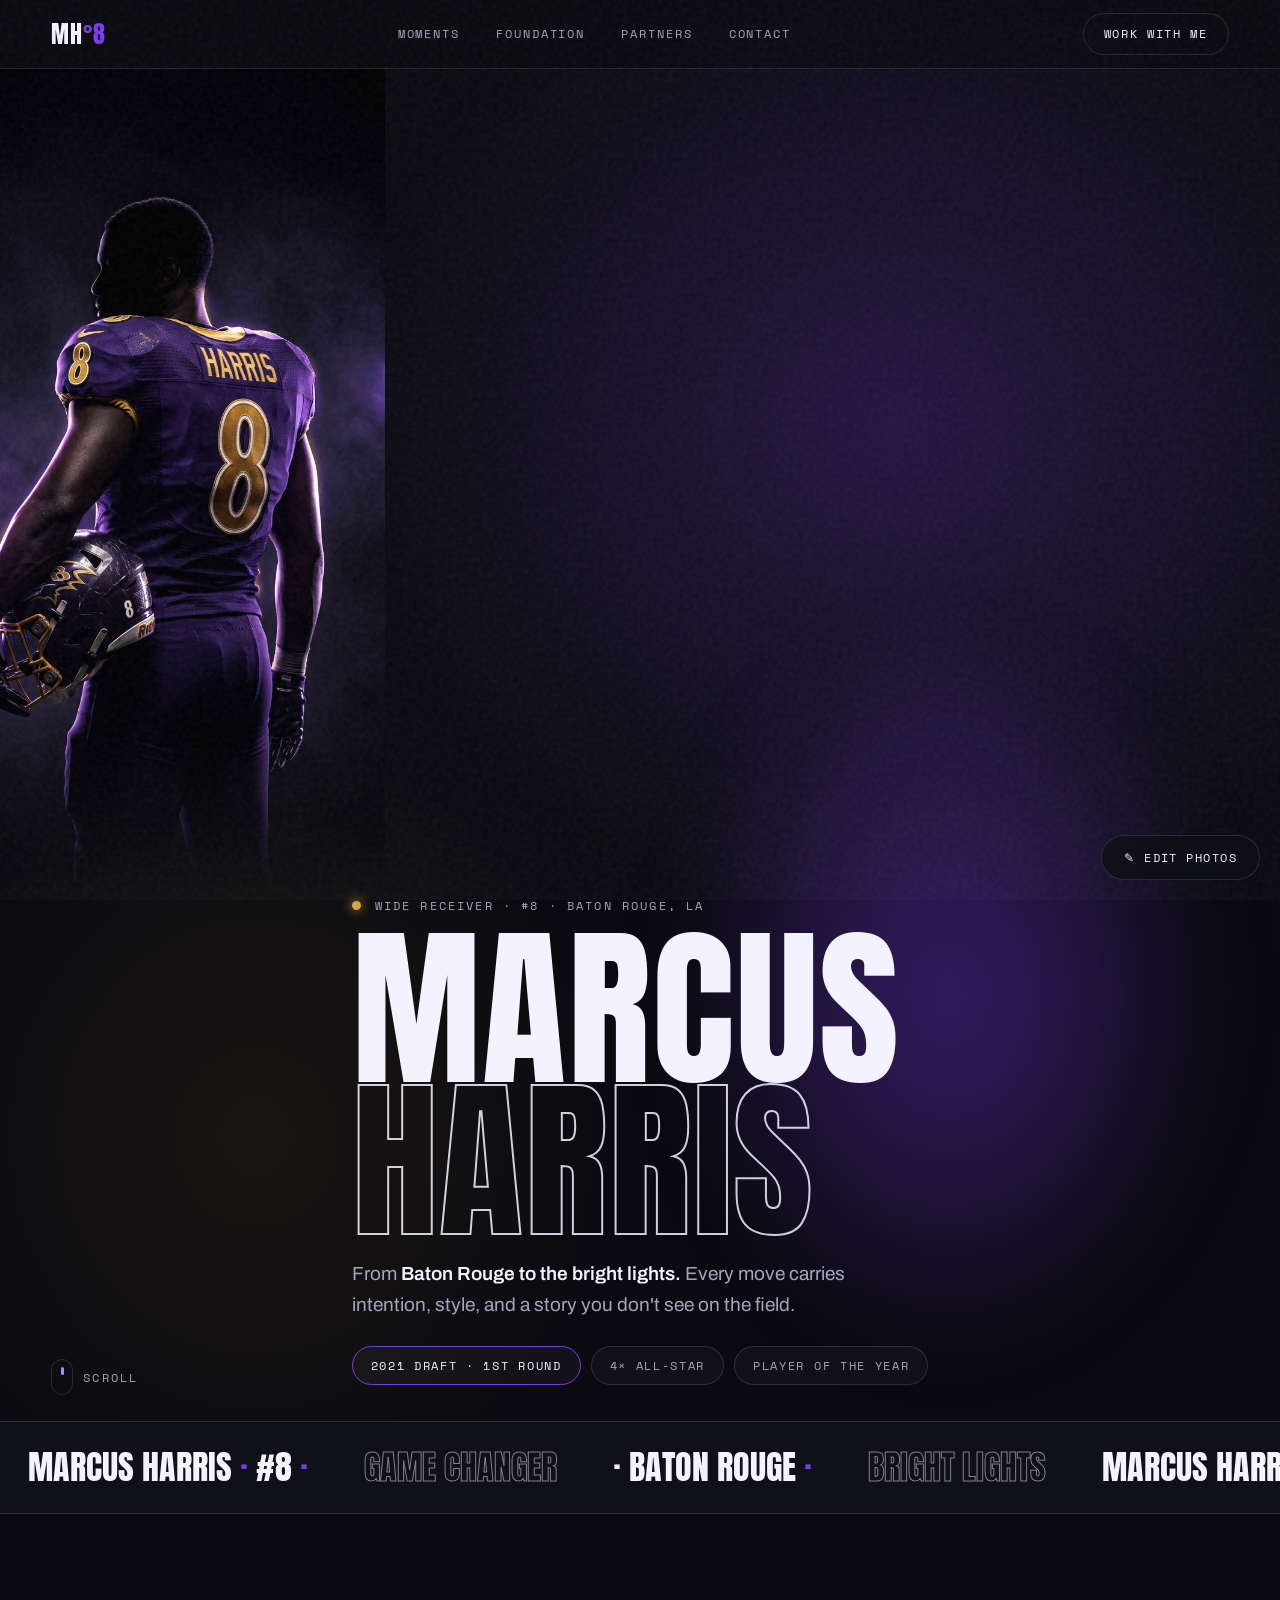
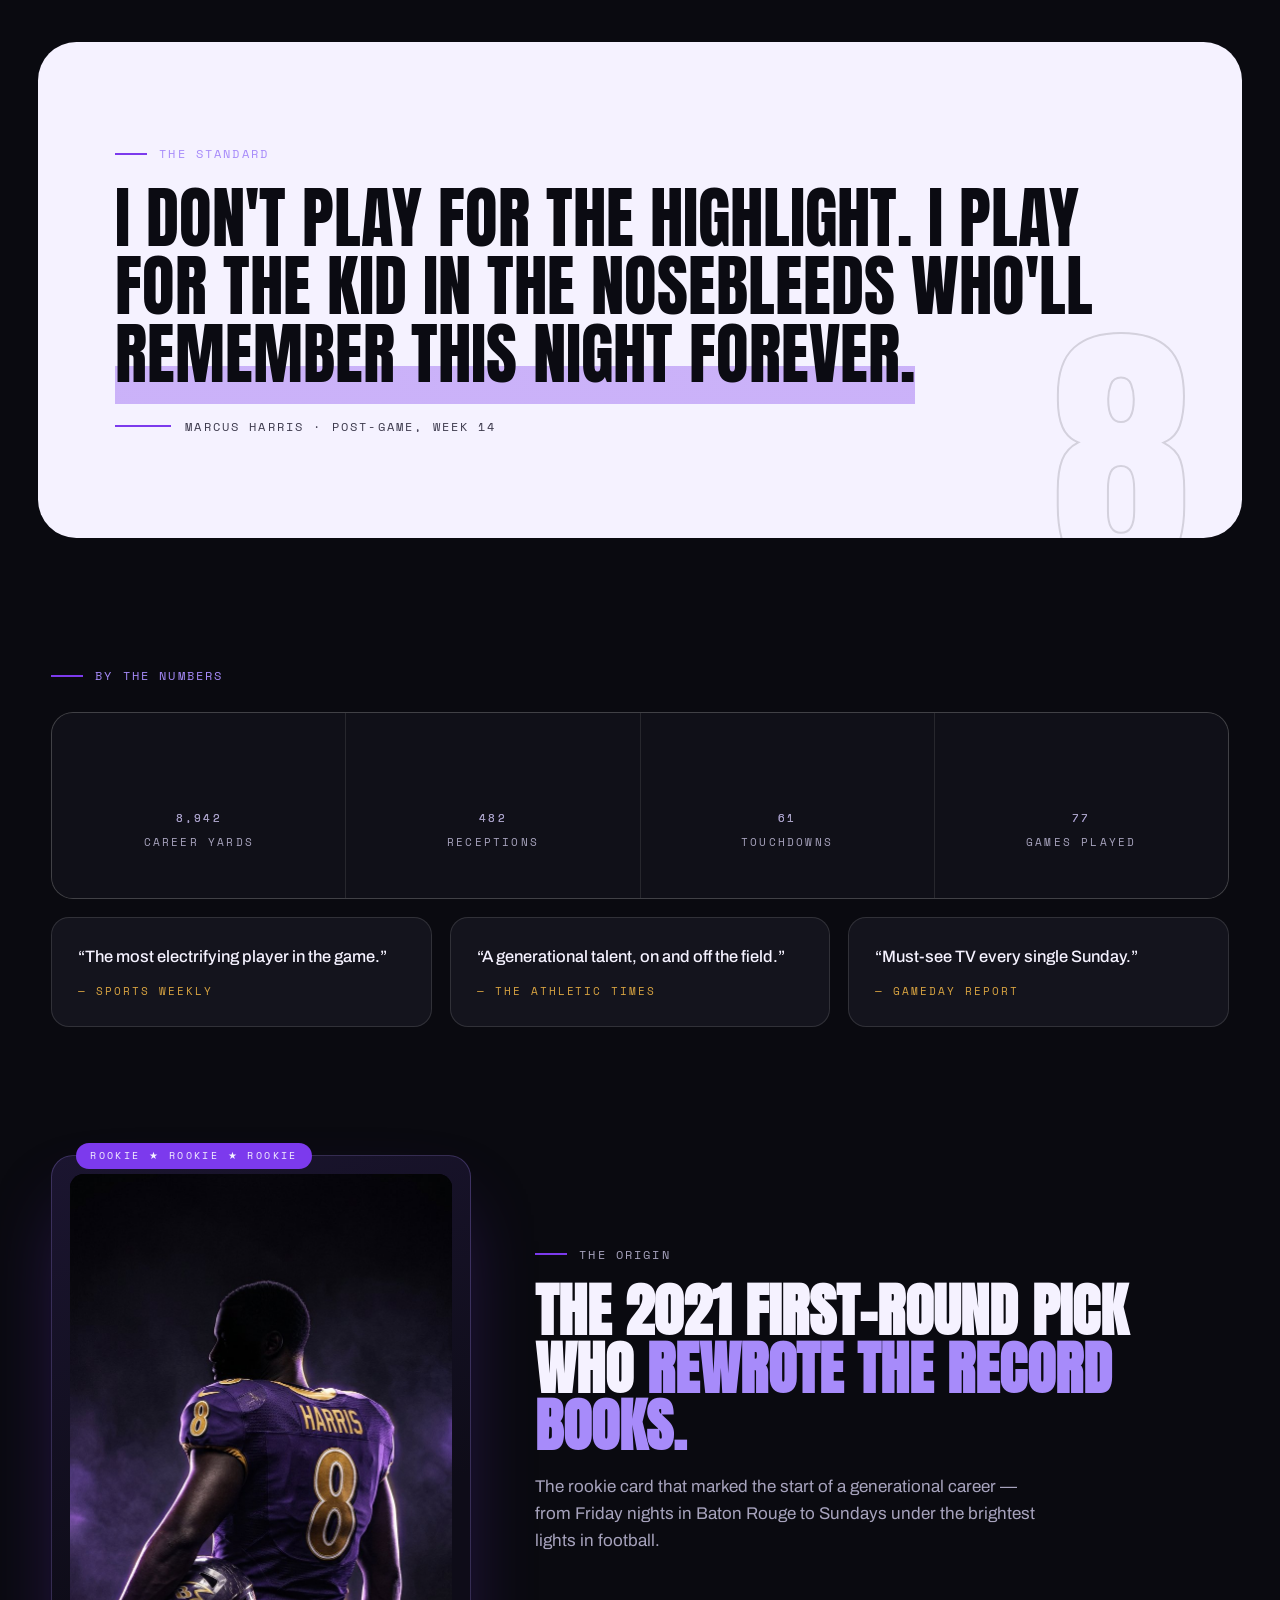
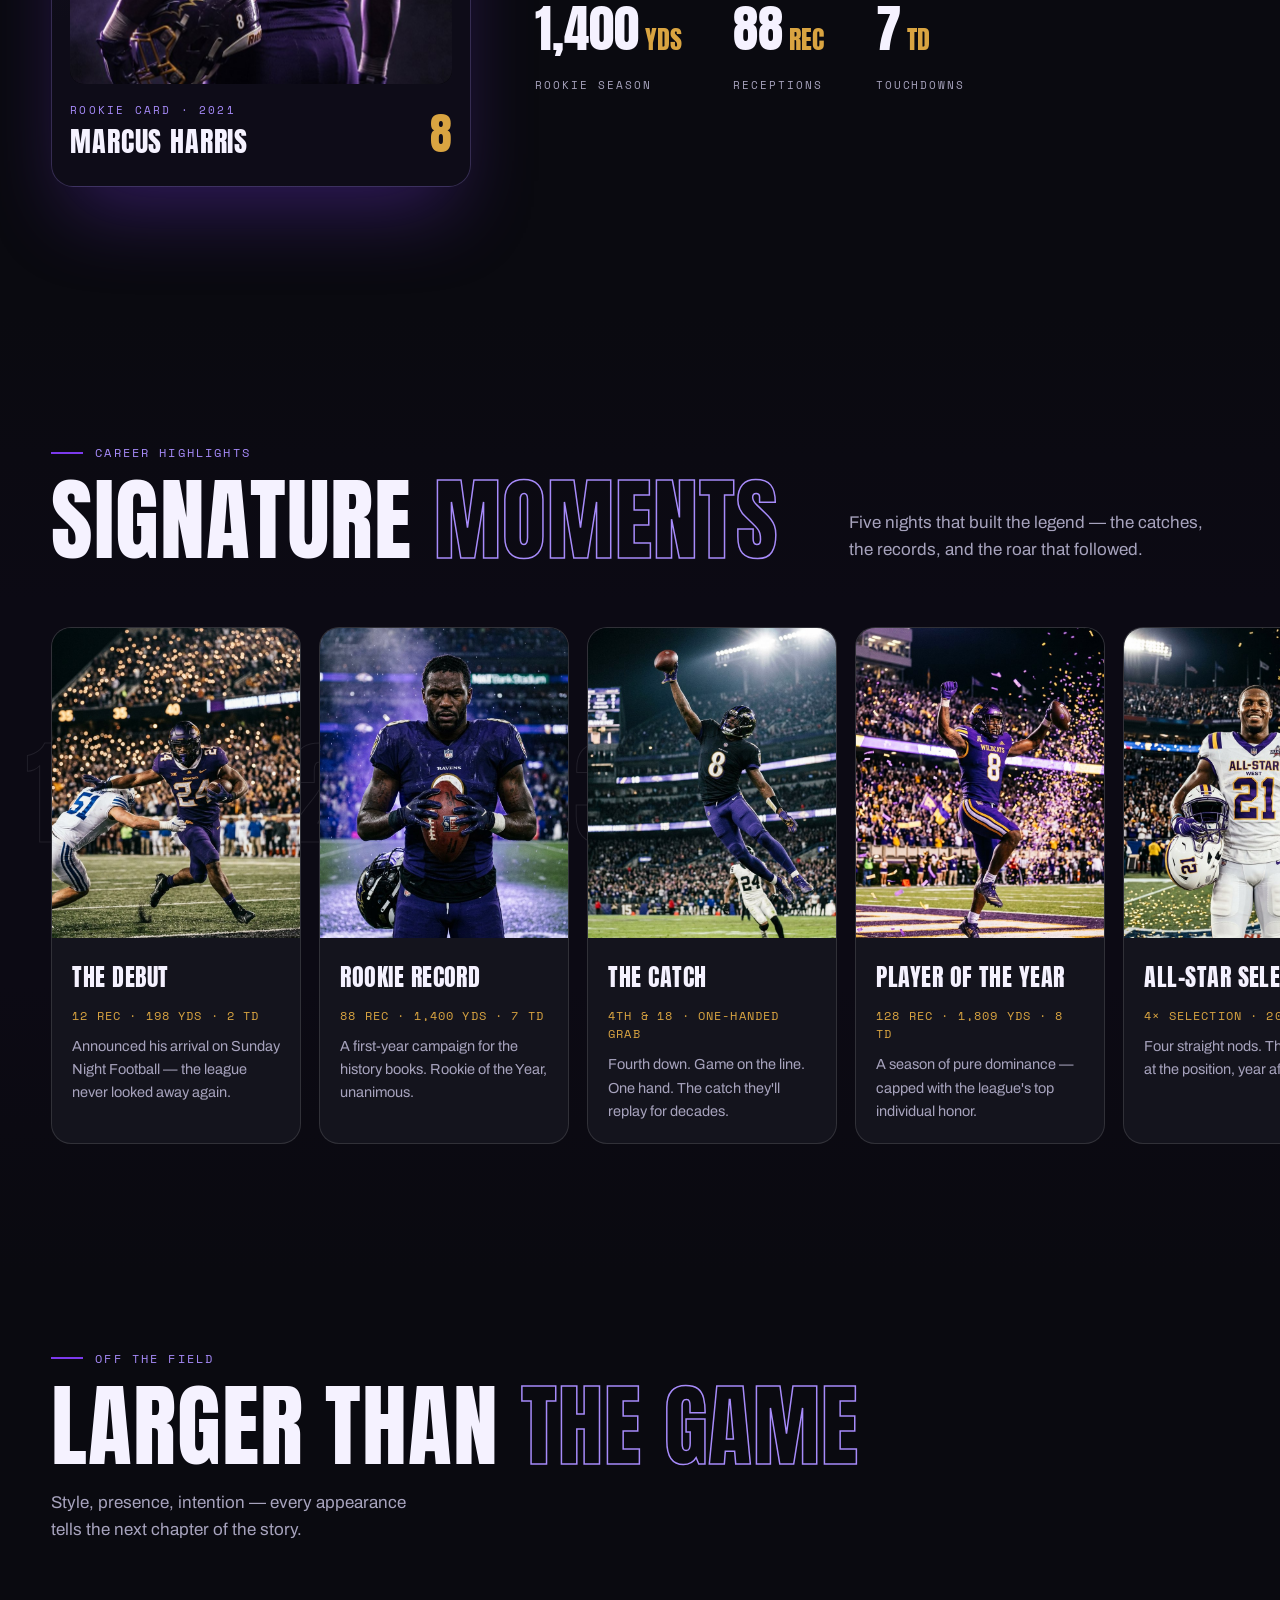
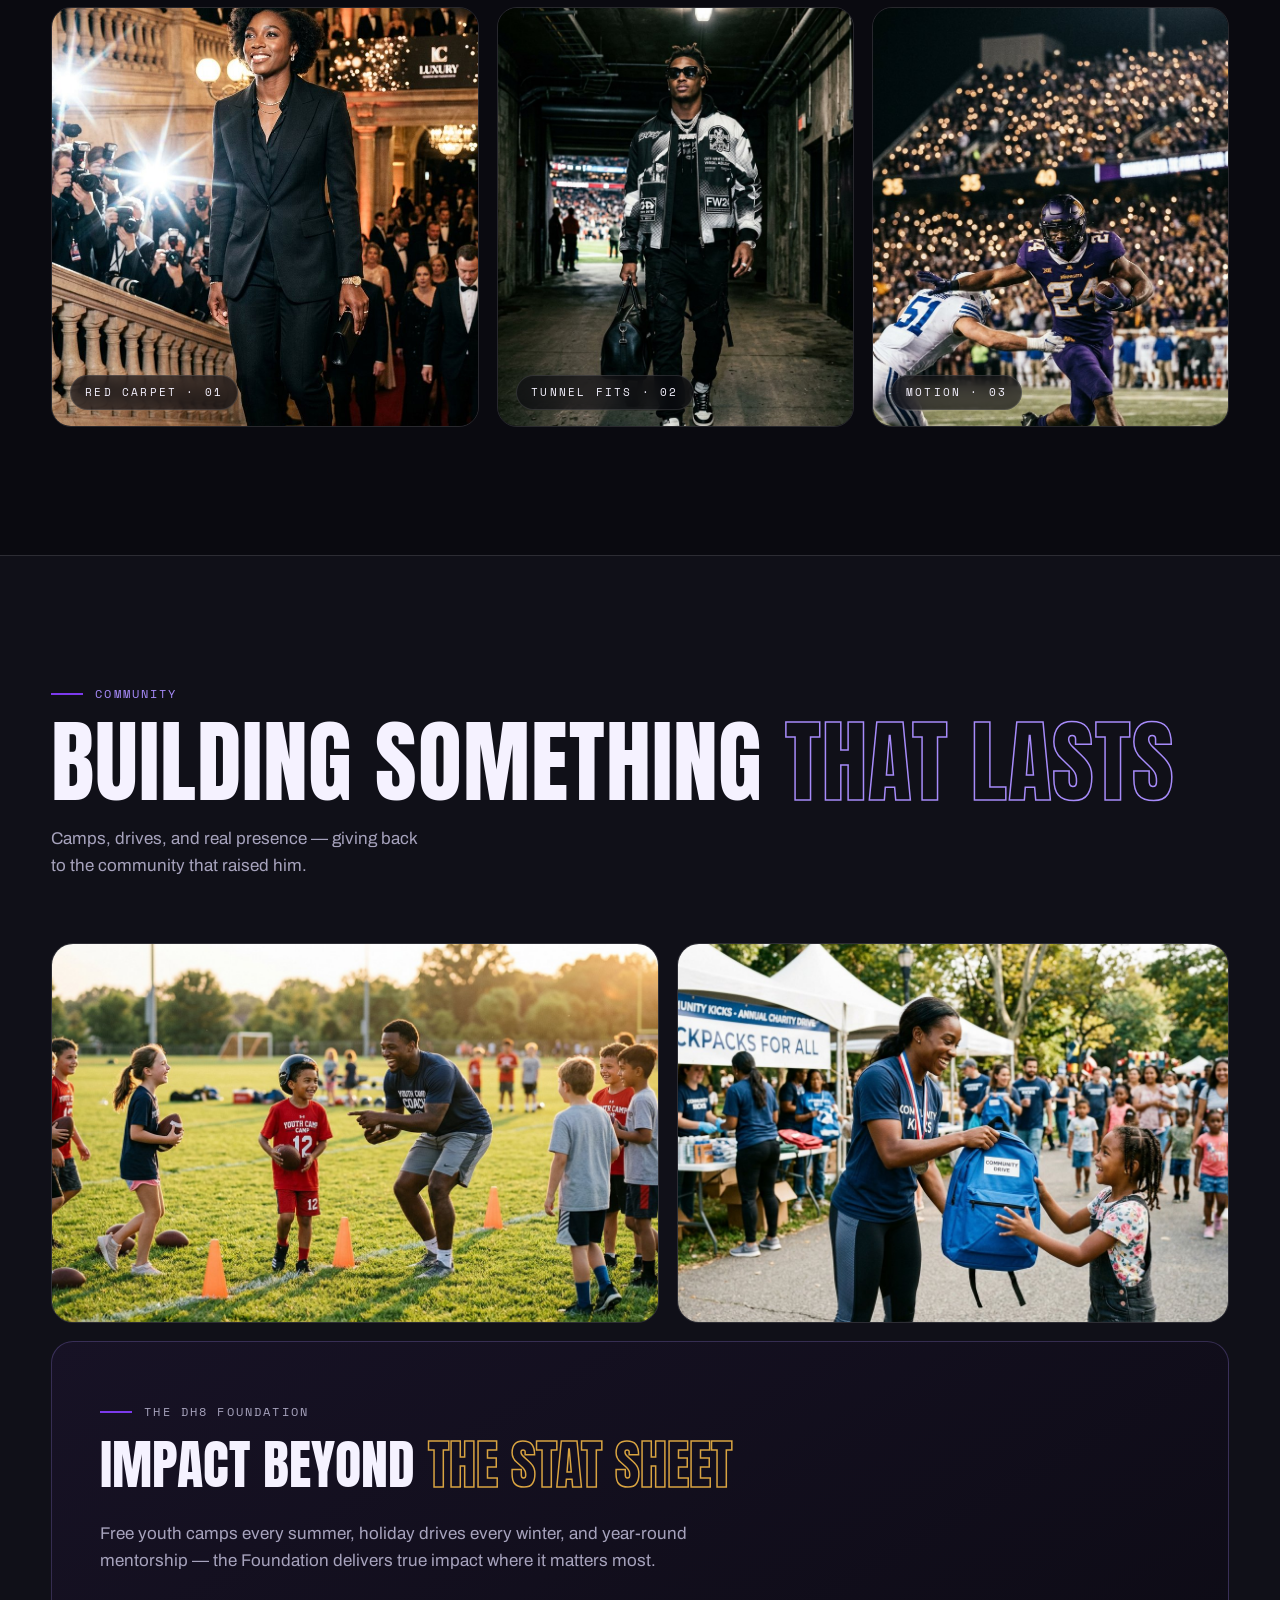
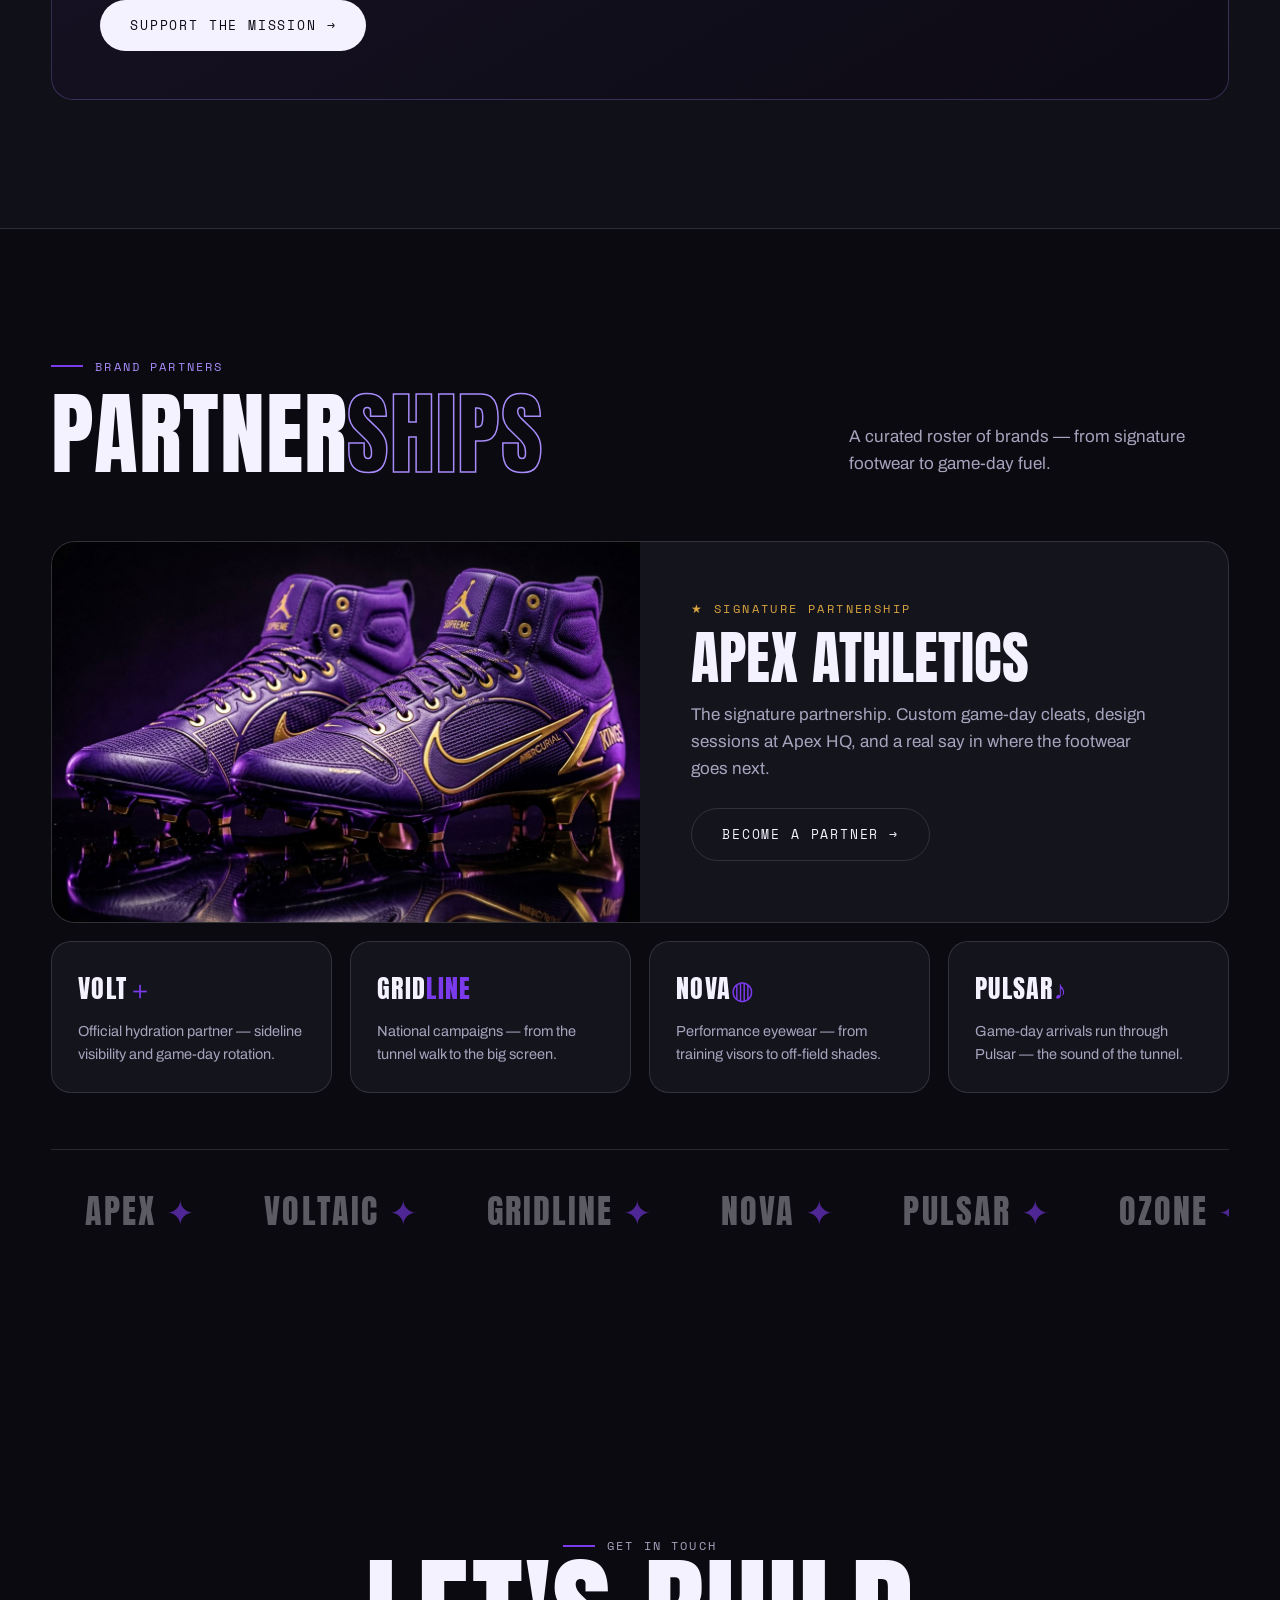
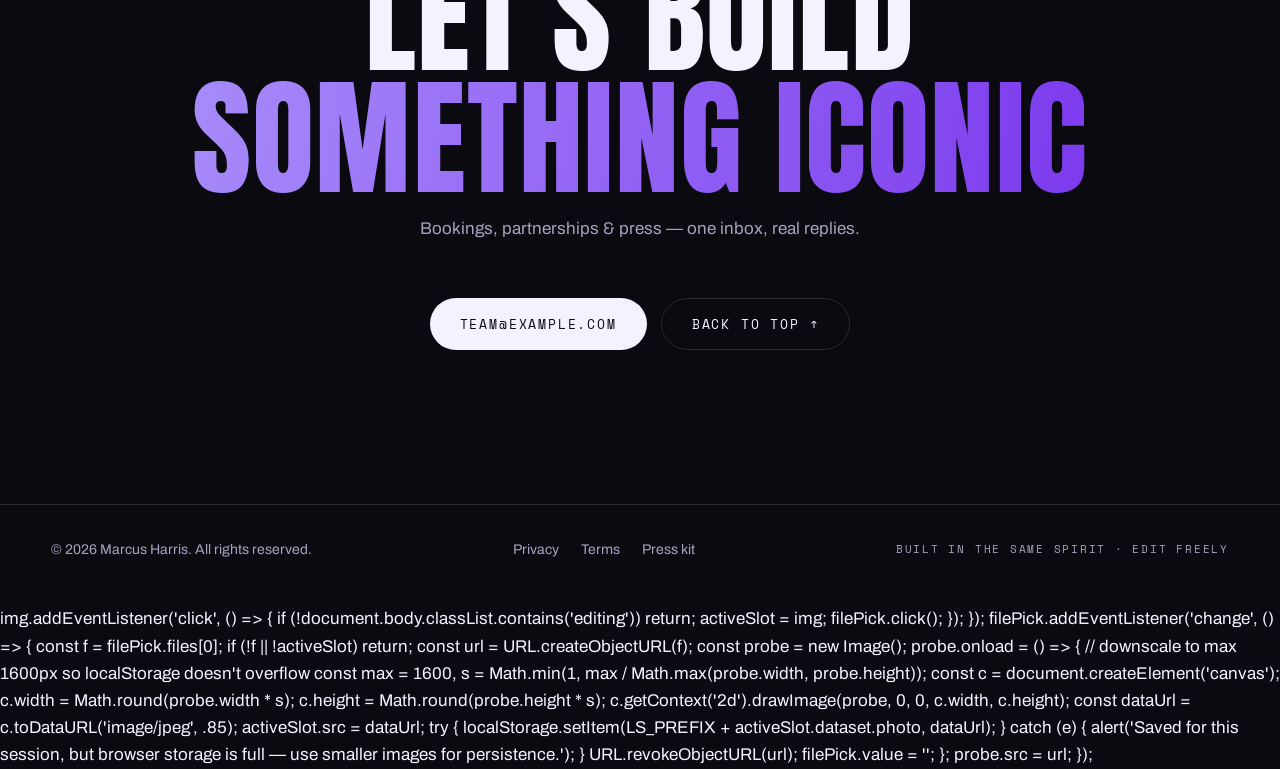
<file: jjettas-style-site/index.html>
<!DOCTYPE html>
<html lang="en">
<head>
<meta charset="UTF-8">
<meta name="viewport" content="width=device-width, initial-scale=1.0">
<title>Marcus Harris — Official Site</title>
<meta name="description" content="From Baton Rouge to the bright lights. The official site of Marcus Harris.">
<!--
═══════════════════════════════════════════════════════════════════
  HOW TO EDIT THIS SITE (30 seconds)
  ─────────────────────────────────────────────────────────────────
  1. CHANGE THE NAME / WORDS → open this file, find  SITE_CONFIG
     near the top of the script block/* MH8 shared behavior — edit-photos, reveals, counters, loader */
at the bottom. Edit the text
     there. Done.

  2. SWAP A PHOTO (permanent) → replace any file in  assets/
     keeping the SAME filename. Done.

  3. SWAP A PHOTO (in the browser) → click  "Edit photos"
     bottom-right, click any photo, pick a new one. It persists
     via localStorage. "Reset" restores the originals.

  Full guide: EDIT-GUIDE.md
═══════════════════════════════════════════════════════════════════
-->
<link rel="preconnect" href="https://fonts.googleapis.com">
<link rel="preconnect" href="https://fonts.gstatic.com" crossorigin>
<link href="https://fonts.googleapis.com/css2?family=Anton&family=Archivo:ital,wght@0,400;0,500;0,600;0,700;1,400&family=Space+Mono:wght@400;700&display=swap" rel="stylesheet">
<link rel="stylesheet" href="assets/css/style.css">
</head>
<body data-page="home">

<div id="loader" aria-hidden="true">
  <div class="num" id="loadNum">0%</div>
  <div class="bar"><i id="loadBar"></i></div>
  <div class="mono" style="color:var(--muted)">Loading experience</div>
</div>

<header>
  <div class="wrap nav">
    <a class="logo" href="#top" data-bind="logo">MH<b>°8</b></a>
    <nav class="nav-links">
      <a href="#moments">Moments</a>
      <a href="foundation.html">Foundation</a>
      <a href="partnerships.html">Partners</a>
      <a href="#contact">Contact</a>
    </nav>
    <a class="nav-cta" href="#contact" data-bind="navCta">Work with me</a>
  </div>
</header>

<main id="top">

  <!-- HERO -->
  <div class="hero">
    <div class="hero-glow"></div>
    <div class="hero-portrait ph">
      <span class="slot-tag">hero</span>
      <img data-photo="hero" src="assets/hero-portrait.jpg" alt="Marcus Harris portrait">
    </div>
    <div class="wrap hero-copy">
      <div class="hero-eyebrow mono"><span class="dot"></span><span data-bind="eyebrow">Wide Receiver · #8 · Baton Rouge, LA</span></div>
      <h1 class="hero-title" data-bind="heroTitle">MARCUS<br><span class="stroke">HARRIS</span></h1>
      <p class="hero-sub" data-bind="tagline">From <strong>Baton Rouge to the bright lights.</strong> Every move carries intention, style, and a story you don't see on the field.</p>
      <div class="hero-meta">
        <span class="chip hot" data-bind="chip1">2021 Draft · 1st Round</span>
        <span class="chip" data-bind="chip2">4× All-Star</span>
        <span class="chip" data-bind="chip3">Player of the Year</span>
      </div>
    </div>
    <div class="scroll-hint mono"><span class="wheel"></span> Scroll</div>
  </div>

  <!-- MARQUEE -->
  <div class="marquee" aria-hidden="true">
    <div class="marquee-track" id="marqueeTrack">
      <span class="solid">Marcus Harris <i>·</i> #8 <i>·</i></span><span>Game Changer</span><span class="solid">· Baton Rouge <i>·</i></span><span>Bright Lights</span>
      <span class="solid">Marcus Harris <i>·</i> #8 <i>·</i></span><span>Game Changer</span><span class="solid">· Baton Rouge <i>·</i></span><span>Bright Lights</span>
    </div>
  </div>

  <!-- STATEMENT -->
  <section>
    <div class="statement reveal">
      <div class="big-num" data-bind="bigNum">8</div>
      <p class="mono kicker" style="margin-bottom:22px">The standard</p>
      <blockquote data-bind="statement">I don't play for the highlight. I play for the kid in the nosebleeds who'll <span class="u">remember this night forever.</span></blockquote>
      <div class="attr mono"><span class="rule"></span><span data-bind="statementAttr">Marcus Harris · Post-game, Week 14</span></div>
    </div>
  </section>

  <!-- CAREER STATS -->
  <section class="stats-band">
    <div class="wrap">
      <p class="mono kicker reveal">By the numbers</p>
      <div class="stats-grid">
        <div class="cstat reveal"><b><span class="count" data-count="8942">0</span></b><span>Career yards</span></div>
        <div class="cstat reveal"><b><span class="count" data-count="482">0</span></b><span>Receptions</span></div>
        <div class="cstat reveal"><b><span class="count" data-count="61">0</span></b><span>Touchdowns</span></div>
        <div class="cstat reveal"><b><span class="count" data-count="77">0</span></b><span>Games played</span></div>
      </div>
      <div class="press">
        <div class="quote reveal">“The most electrifying player in the game.”<cite>— Sports Weekly</cite></div>
        <div class="quote reveal">“A generational talent, on and off the field.”<cite>— The Athletic Times</cite></div>
        <div class="quote reveal">“Must-see TV every single Sunday.”<cite>— GameDay Report</cite></div>
      </div>
    </div>
  </section>

  <!-- ROOKIE CARD -->
  <section style="padding-top:0">
    <div class="wrap card-duo">
      <div class="trading-card reveal">
        <div class="tc-img ph">
          <span class="slot-tag">rookie</span>
          <img data-photo="rookie" src="assets/hero-portrait.jpg" alt="Rookie card portrait" style="object-position:top center">
        </div>
        <div class="tc-row">
          <div>
            <div class="tc-tag">Rookie card · 2021</div>
            <div class="tc-name" data-bind="cardName">MARCUS HARRIS</div>
          </div>
          <div class="tc-num" data-bind="cardNum">8</div>
        </div>
      </div>
      <div class="card-copy reveal">
        <p class="mono kicker">The origin</p>
        <h3 data-bind="originTitle">The 2021 first-round pick who <span>rewrote the record books.</span></h3>
        <p data-bind="originText">The rookie card that marked the start of a generational career — from Friday nights in Baton Rouge to Sundays under the brightest lights in football.</p>
        <div class="stat-row">
          <div class="stat"><b>1,400<small> YDS</small></b><span>Rookie season</span></div>
          <div class="stat"><b>88<small> REC</small></b><span>Receptions</span></div>
          <div class="stat"><b>7<small> TD</small></b><span>Touchdowns</span></div>
        </div>
      </div>
    </div>
  </section>

  <!-- SIGNATURE MOMENTS -->
  <section class="moments" id="moments">
    <div class="yard" aria-hidden="true"><span>10</span><span>20</span><span>30</span><span>40</span><span>50</span></div>
    <div class="wrap">
      <div class="sec-head reveal">
        <div>
          <p class="mono kicker">Career highlights</p>
          <h2 class="sec-title">Signature <em>Moments</em></h2>
        </div>
        <p class="sec-desc">Five nights that built the legend — the catches, the records, and the roar that followed.</p>
      </div>
      <div class="moment-track">
        <article class="moment reveal">
          <div class="m-img ph"><span class="slot-tag">moment-1</span><span class="m-idx">01</span><img data-photo="moment-1" src="assets/moment-run.jpg" alt="The Debut"></div>
          <div class="m-body"><h4>The Debut</h4><div class="m-stat">12 REC · 198 YDS · 2 TD</div><p>Announced his arrival on Sunday Night Football — the league never looked away again.</p></div>
        </article>
        <article class="moment reveal">
          <div class="m-img ph"><span class="slot-tag">moment-2</span><span class="m-idx">02</span><img data-photo="moment-2" src="assets/moment-record.jpg" alt="Rookie Record"></div>
          <div class="m-body"><h4>Rookie Record</h4><div class="m-stat">88 REC · 1,400 YDS · 7 TD</div><p>A first-year campaign for the history books. Rookie of the Year, unanimous.</p></div>
        </article>
        <article class="moment reveal">
          <div class="m-img ph"><span class="slot-tag">moment-3</span><span class="m-idx">03</span><img data-photo="moment-3" src="assets/moment-catch.jpg" alt="The Catch"></div>
          <div class="m-body"><h4>The Catch</h4><div class="m-stat">4TH &amp; 18 · ONE-HANDED GRAB</div><p>Fourth down. Game on the line. One hand. The catch they'll replay for decades.</p></div>
        </article>
        <article class="moment reveal">
          <div class="m-img ph"><span class="slot-tag">moment-4</span><span class="m-idx">04</span><img data-photo="moment-4" src="assets/moment-dance.jpg" alt="Player of the Year"></div>
          <div class="m-body"><h4>Player of the Year</h4><div class="m-stat">128 REC · 1,809 YDS · 8 TD</div><p>A season of pure dominance — capped with the league's top individual honor.</p></div>
        </article>
        <article class="moment reveal">
          <div class="m-img ph"><span class="slot-tag">moment-5</span><span class="m-idx">05</span><img data-photo="moment-5" src="assets/moment-probowl.jpg" alt="All-Star Selection"></div>
          <div class="m-body"><h4>All-Star Selection</h4><div class="m-stat">4× SELECTION · 2021–2025</div><p>Four straight nods. The standard at the position, year after year.</p></div>
        </article>
      </div>
    </div>
  </section>

  <!-- GALLERY STRIP -->
  <section style="padding-top:clamp(40px,6vw,80px)">
    <div class="wrap">
      <div class="sec-head reveal">
        <div>
          <p class="mono kicker">Off the field</p>
          <h2 class="sec-title">Larger than <em>the game</em></h2>
        </div>
        <p class="sec-desc">Style, presence, intention — every appearance tells the next chapter of the story.</p>
      </div>
      <div class="strip">
        <figure class="reveal ph"><span class="slot-tag">style-1</span><img data-photo="style-1" src="assets/style-gala.jpg" alt="Red carpet editorial"><figcaption>Red carpet · 01</figcaption></figure>
        <figure class="reveal ph"><span class="slot-tag">style-2</span><img data-photo="style-2" src="assets/style-tunnel.jpg" alt="Tunnel fits"><figcaption>Tunnel fits · 02</figcaption></figure>
        <figure class="reveal ph"><span class="slot-tag">style-3</span><img data-photo="style-3" src="assets/moment-run.jpg" alt="In motion" style="object-position:center 20%"><figcaption>Motion · 03</figcaption></figure>
      </div>
    </div>
  </section>

  <!-- FOUNDATION -->
  <section class="foundation" id="foundation">
    <div class="wrap">
      <div class="sec-head reveal">
        <div>
          <p class="mono kicker">Community</p>
          <h2 class="sec-title">Building something <em>that lasts</em></h2>
        </div>
        <p class="sec-desc">Camps, drives, and real presence — giving back to the community that raised him.</p>
      </div>
      <div class="f-grid">
        <div class="f-photo reveal ph"><span class="slot-tag">camp</span><img data-photo="camp" src="assets/camp-kids.jpg" alt="Youth camp"></div>
        <div class="f-photo reveal ph"><span class="slot-tag">drive</span><img data-photo="drive" src="assets/backpack-drive.jpg" alt="Backpack drive"></div>
        <div class="f-card reveal">
          <p class="mono kicker">The DH8 Foundation</p>
          <h3>Impact beyond <span>the stat sheet</span></h3>
          <p>Free youth camps every summer, holiday drives every winter, and year-round mentorship — the Foundation delivers true impact where it matters most.</p>
          <a class="btn" href="foundation.html#get-involved">Support the mission →</a>
        </div>
      </div>
    </div>
  </section>

  <!-- PARTNERSHIPS -->
  <section id="partners">
    <div class="wrap">
      <div class="sec-head reveal">
        <div>
          <p class="mono kicker">Brand partners</p>
          <h2 class="sec-title">Partner<em>ships</em></h2>
        </div>
        <p class="sec-desc">A curated roster of brands — from signature footwear to game-day fuel.</p>
      </div>
      <div class="p-feature reveal">
        <div class="pf-img ph"><span class="slot-tag">partner-hero</span><img data-photo="partner-hero" src="assets/cleats-feature.jpg" alt="Signature cleats"></div>
        <div class="pf-body">
          <h3><small>★ Signature partnership</small>Apex Athletics</h3>
          <p>The signature partnership. Custom game-day cleats, design sessions at Apex HQ, and a real say in where the footwear goes next.</p>
          <a class="btn ghost" href="partnerships.html#become">Become a partner →</a>
        </div>
      </div>
      <div class="p-grid">
        <div class="p-card reveal"><div class="p-logo">VOLT<i>＋</i></div><p>Official hydration partner — sideline visibility and game-day rotation.</p></div>
        <div class="p-card reveal"><div class="p-logo">GRID<i>LINE</i></div><p>National campaigns — from the tunnel walk to the big screen.</p></div>
        <div class="p-card reveal"><div class="p-logo">NOVA<i>◍</i></div><p>Performance eyewear — from training visors to off-field shades.</p></div>
        <div class="p-card reveal"><div class="p-logo">PULSAR<i>♪</i></div><p>Game-day arrivals run through Pulsar — the sound of the tunnel.</p></div>
      </div>
      <div class="logo-marquee" aria-hidden="true">
        <div class="track">
          <span>APEX <i>✦</i></span><span>VOLTAIC <i>✦</i></span><span>GRIDLINE <i>✦</i></span><span>NOVA <i>✦</i></span><span>PULSAR <i>✦</i></span><span>OZONE <i>✦</i></span>
          <span>APEX <i>✦</i></span><span>VOLTAIC <i>✦</i></span><span>GRIDLINE <i>✦</i></span><span>NOVA <i>✦</i></span><span>PULSAR <i>✦</i></span><span>OZONE <i>✦</i></span>
        </div>
      </div>
    </div>
  </section>

  <!-- CTA -->
  <div class="cta wrap reveal" id="contact">
    <p class="mono kicker" style="justify-content:center">Get in touch</p>
    <h2>LET'S BUILD<br><span>SOMETHING ICONIC</span></h2>
    <p>Bookings, partnerships &amp; press — one inbox, real replies.</p>
    <div class="row">
      <a class="btn" href="mailto:team@example.com" data-bind="emailBtn">team@example.com</a>
      <a class="btn ghost" href="#top">Back to top ↑</a>
    </div>
  </div>

</main>

<footer>
  <div class="wrap foot">
    <span data-bind="footer">© 2026 Marcus Harris. All rights reserved.</span>
    <div class="links"><a href="privacy.html">Privacy</a><a href="terms.html">Terms</a><a href="partnerships.html">Press kit</a></div>
    <span class="made">Built in the same spirit · Edit freely</span>
  </div>
</footer>

<!-- Edit-photos UI -->
<div id="editbar">
  <button id="editReset" class="hidden" title="Restore original photos">Reset</button>
  <button id="editToggle" title="Click any photo to replace it">✎ Edit photos</button>
</div>
<div id="editHint">EDIT MODE — click any photo to replace it · changes auto-save in this browser</div>
<input type="file" id="filePick" accept="image/*" style="display:none">

<script src="assets/js/app.js"></script>
</body>
</html>
 img.addEventListener('click', () => {
    if (!document.body.classList.contains('editing')) return;
    activeSlot = img;
    filePick.click();
  });
});
filePick.addEventListener('change', () => {
  const f = filePick.files[0];
  if (!f || !activeSlot) return;
  const url = URL.createObjectURL(f);
  const probe = new Image();
  probe.onload = () => {
    // downscale to max 1600px so localStorage doesn't overflow
    const max = 1600, s = Math.min(1, max / Math.max(probe.width, probe.height));
    const c = document.createElement('canvas');
    c.width = Math.round(probe.width * s); c.height = Math.round(probe.height * s);
    c.getContext('2d').drawImage(probe, 0, 0, c.width, c.height);
    const dataUrl = c.toDataURL('image/jpeg', .85);
    activeSlot.src = dataUrl;
    try { localStorage.setItem(LS_PREFIX + activeSlot.dataset.photo, dataUrl); }
    catch (e) { alert('Saved for this session, but browser storage is full — use smaller images for persistence.'); }
    URL.revokeObjectURL(url);
    filePick.value = '';
  };
  probe.src = url;
});
</script>
</body>
</html>
</file>
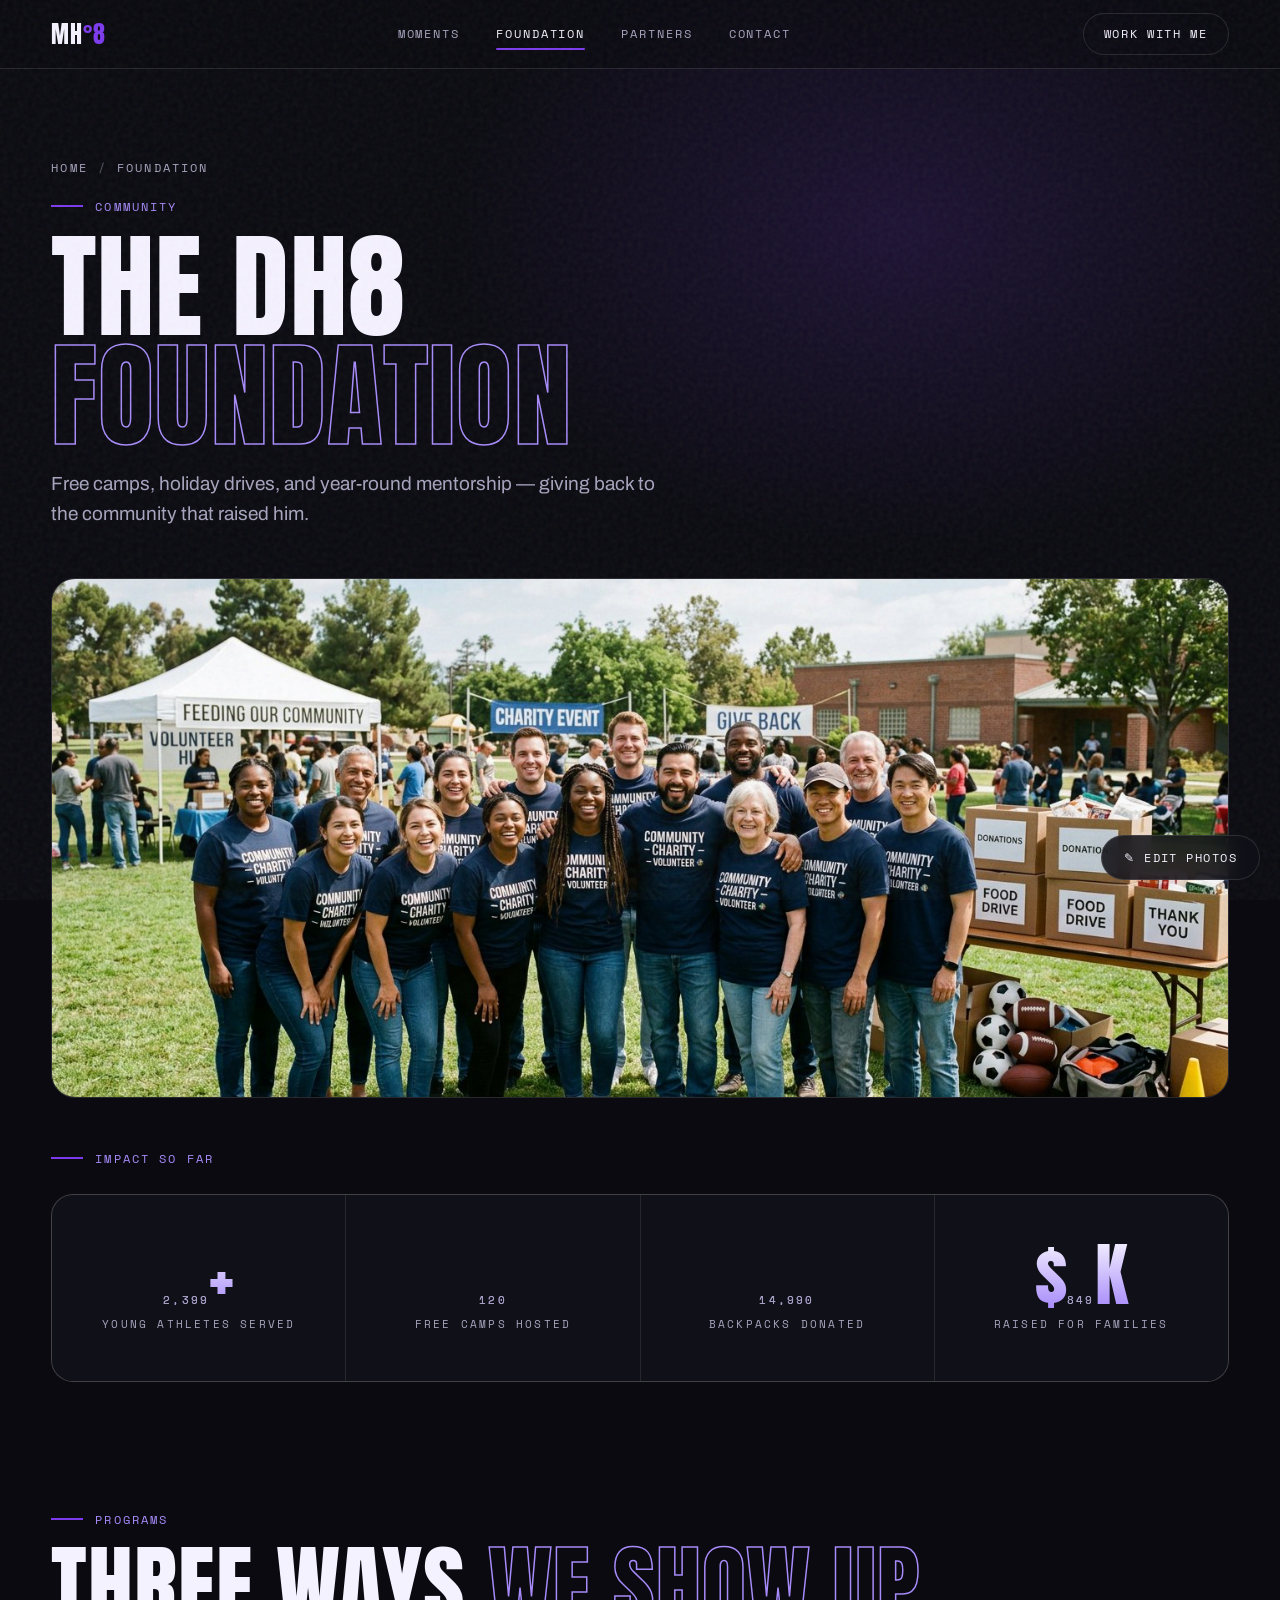
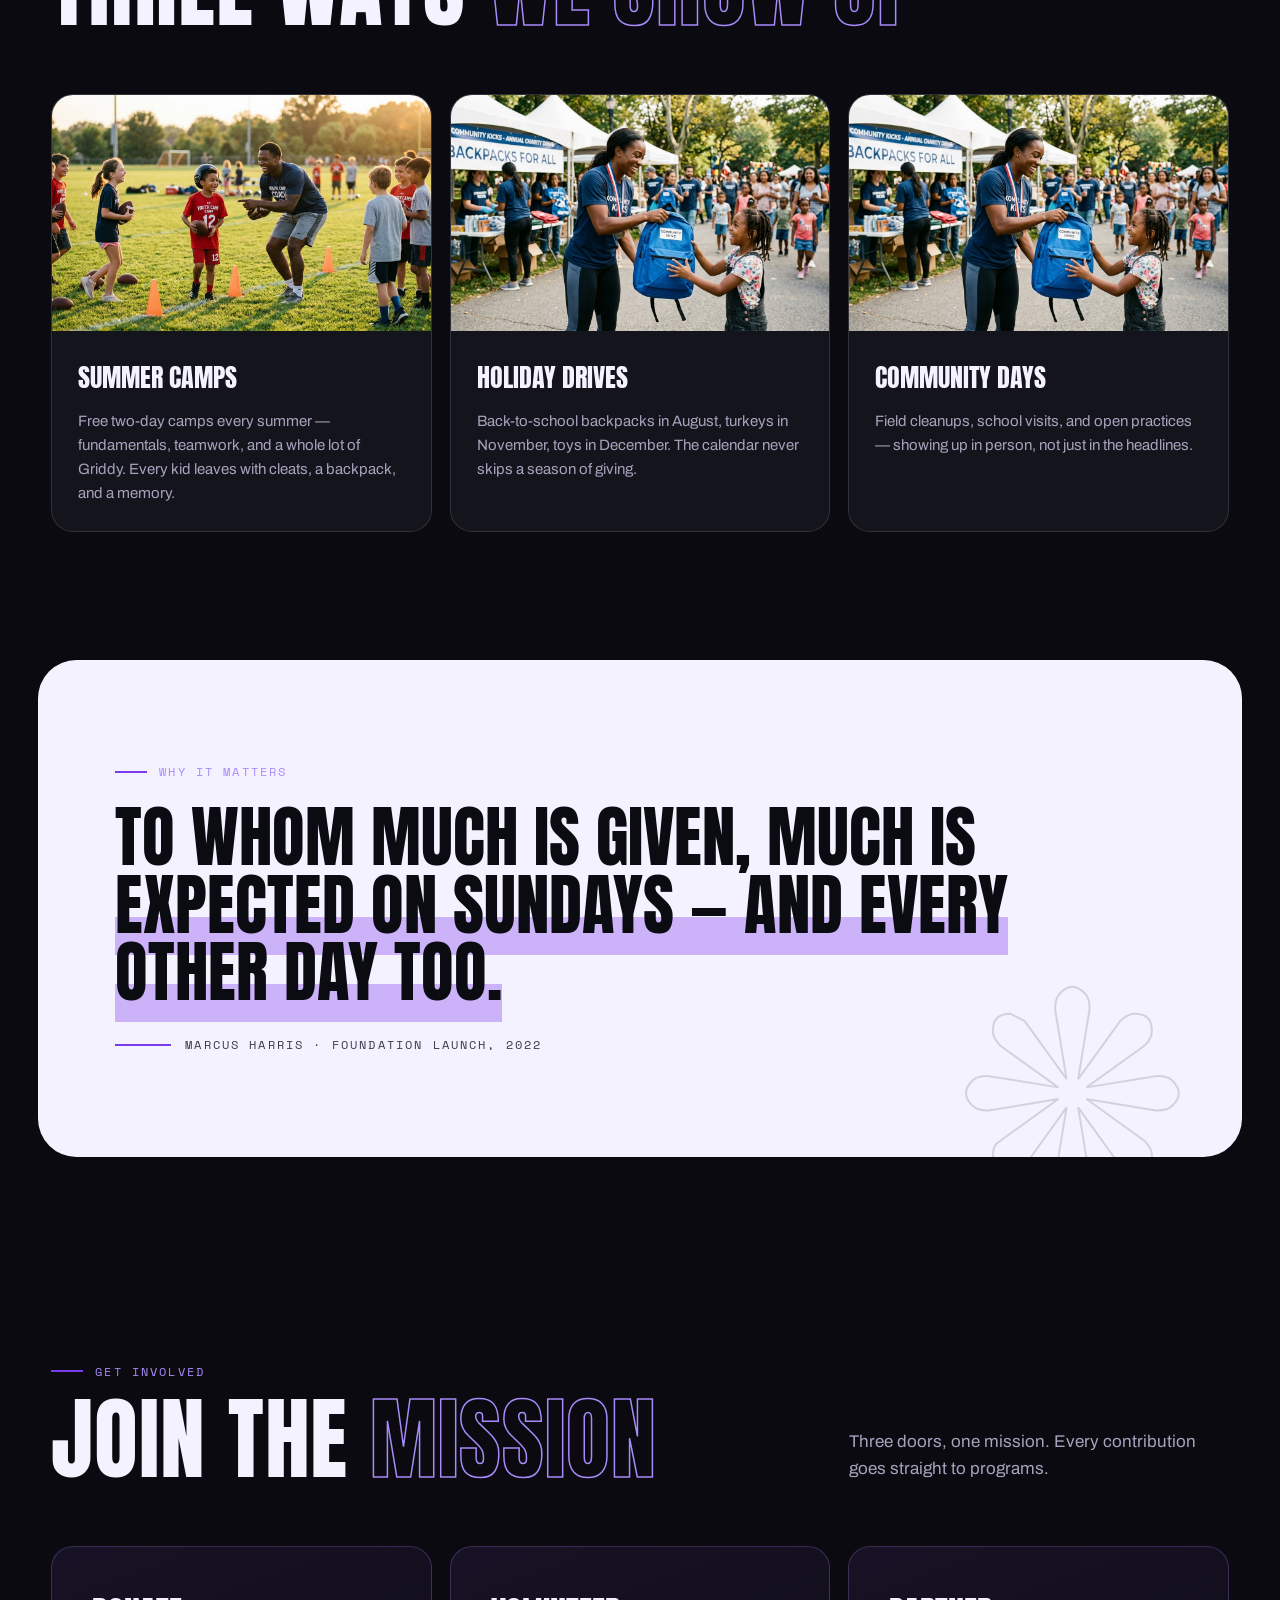
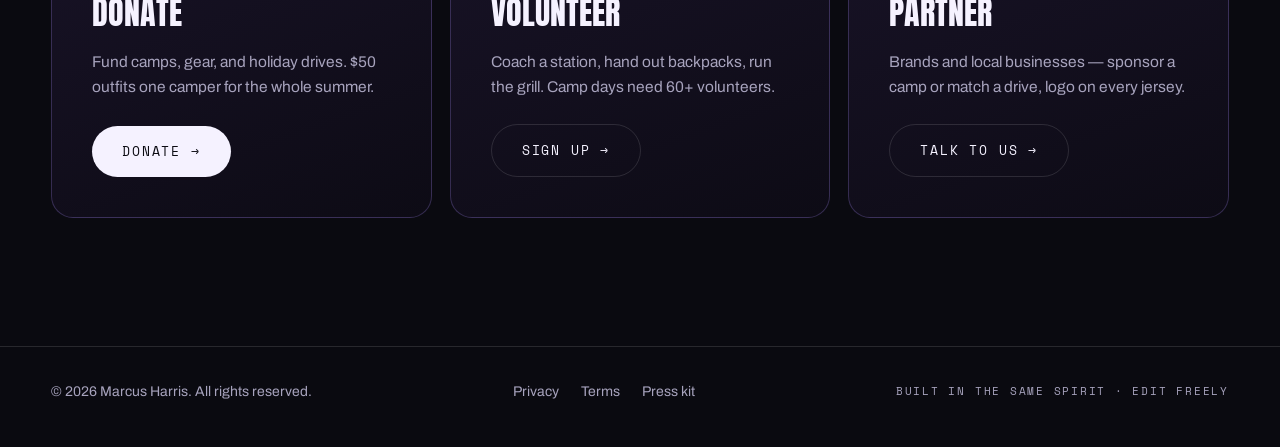
<file: jjettas-style-site/foundation.html>
<!DOCTYPE html>
<html lang="en">
<head>
<meta charset="UTF-8">
<meta name="viewport" content="width=device-width, initial-scale=1.0">
<title>The DH8 Foundation — Marcus Harris</title>
<meta name="description" content="Free youth camps, holiday drives, and mentorship — the DH8 Foundation delivers true impact.">
<link rel="preconnect" href="https://fonts.googleapis.com">
<link rel="preconnect" href="https://fonts.gstatic.com" crossorigin>
<link href="https://fonts.googleapis.com/css2?family=Anton&family=Archivo:ital,wght@0,400;0,500;0,600;0,700;1,400&family=Space+Mono:wght@400;700&display=swap" rel="stylesheet">
<link rel="stylesheet" href="assets/css/style.css">
</head>
<body data-page="foundation">

<div id="loader" aria-hidden="true">
  <div class="num" id="loadNum">0%</div>
  <div class="bar"><i id="loadBar"></i></div>
  <div class="mono" style="color:var(--muted)">Loading experience</div>
</div>

<header>
  <div class="wrap nav">
    <a class="logo" href="index.html" data-bind="logo">MH<b>°8</b></a>
    <nav class="nav-links">
      <a href="index.html#moments">Moments</a>
      <a href="foundation.html" class="active">Foundation</a>
      <a href="partnerships.html">Partners</a>
      <a href="index.html#contact">Contact</a>
    </nav>
    <a class="nav-cta" href="index.html#contact">Work with me</a>
  </div>
</header>

<main>
  <div class="page-hero">
    <div class="wrap">
      <p class="mono crumbs"><a href="index.html">Home</a><span>/</span>Foundation</p>
      <p class="mono kicker">Community</p>
      <h1 class="display">The DH8<br><em>Foundation</em></h1>
      <p class="lede">Free camps, holiday drives, and year-round mentorship — giving back to the community that raised him.</p>
    </div>
    <div class="wrap">
      <div class="ph hero-banner reveal"><span class="slot-tag">fdn-hero</span><img data-photo="fdn-hero" src="assets/foundation-volunteers.jpg" alt="Foundation volunteers"></div>
    </div>
  </div>

  <section class="stats-band">
    <div class="wrap">
      <p class="mono kicker reveal">Impact so far</p>
      <div class="stats-grid">
        <div class="cstat reveal"><b><span class="count" data-count="2400">0</span>+</b><span>Young athletes served</span></div>
        <div class="cstat reveal"><b><span class="count" data-count="120">0</span></b><span>Free camps hosted</span></div>
        <div class="cstat reveal"><b><span class="count" data-count="15000">0</span></b><span>Backpacks donated</span></div>
        <div class="cstat reveal"><b>$<span class="count" data-count="850">0</span>K</b><span>Raised for families</span></div>
      </div>
    </div>
  </section>

  <section style="padding-top:0">
    <div class="wrap">
      <div class="sec-head reveal">
        <div>
          <p class="mono kicker">Programs</p>
          <h2 class="sec-title">Three ways <em>we show up</em></h2>
        </div>
      </div>
      <div class="programs">
        <article class="program reveal">
          <div class="pg-img ph"><span class="slot-tag">fdn-camp</span><img data-photo="fdn-camp" src="assets/camp-kids.jpg" alt="Summer camps"></div>
          <div class="pg-body"><h3>Summer Camps</h3><p>Free two-day camps every summer — fundamentals, teamwork, and a whole lot of Griddy. Every kid leaves with cleats, a backpack, and a memory.</p></div>
        </article>
        <article class="program reveal">
          <div class="pg-img ph"><span class="slot-tag">fdn-drive</span><img data-photo="fdn-drive" src="assets/backpack-drive.jpg" alt="Holiday drives"></div>
          <div class="pg-body"><h3>Holiday Drives</h3><p>Back-to-school backpacks in August, turkeys in November, toys in December. The calendar never skips a season of giving.</p></div>
        </article>
        <article class="program reveal">
          <div class="pg-img ph"><span class="slot-tag">fdn-days</span><img data-photo="fdn-days" src="assets/backpack-drive.jpg" alt="Community days" style="object-position:top"></div>
          <div class="pg-body"><h3>Community Days</h3><p>Field cleanups, school visits, and open practices — showing up in person, not just in the headlines.</p></div>
        </article>
      </div>
    </div>
  </section>

  <section style="padding-top:0">
    <div class="statement reveal">
      <div class="big-num">❋</div>
      <p class="mono kicker" style="margin-bottom:22px">Why it matters</p>
      <blockquote>To whom much is given, much is <span class="u">expected on Sundays — and every other day too.</span></blockquote>
      <div class="attr mono"><span class="rule"></span><span>Marcus Harris · Foundation launch, 2022</span></div>
    </div>
  </section>

  <section id="get-involved" style="padding-top:clamp(40px,6vw,80px)">
    <div class="wrap">
      <div class="sec-head reveal">
        <div>
          <p class="mono kicker">Get involved</p>
          <h2 class="sec-title">Join the <em>mission</em></h2>
        </div>
        <p class="sec-desc">Three doors, one mission. Every contribution goes straight to programs.</p>
      </div>
      <div class="involve">
        <div class="inv-card reveal"><h3>Donate</h3><p>Fund camps, gear, and holiday drives. $50 outfits one camper for the whole summer.</p><a class="btn" href="mailto:team@example.com?subject=Foundation%20donation">Donate →</a></div>
        <div class="inv-card reveal"><h3>Volunteer</h3><p>Coach a station, hand out backpacks, run the grill. Camp days need 60+ volunteers.</p><a class="btn ghost" href="mailto:team@example.com?subject=Volunteering">Sign up →</a></div>
        <div class="inv-card reveal"><h3>Partner</h3><p>Brands and local businesses — sponsor a camp or match a drive, logo on every jersey.</p><a class="btn ghost" href="partnerships.html#become">Talk to us →</a></div>
      </div>
    </div>
  </section>
</main>

<footer>
  <div class="wrap foot">
    <span data-bind="footer">© 2026 Marcus Harris. All rights reserved.</span>
    <div class="links"><a href="privacy.html">Privacy</a><a href="terms.html">Terms</a><a href="partnerships.html">Press kit</a></div>
    <span class="made">Built in the same spirit · Edit freely</span>
  </div>
</footer>

<div id="editbar">
  <button id="editReset" class="hidden">Reset</button>
  <button id="editToggle">✎ Edit photos</button>
</div>
<div id="editHint">EDIT MODE — click any photo to replace it · changes auto-save in this browser</div>
<input type="file" id="filePick" accept="image/*" style="display:none">
<script src="assets/js/app.js"></script>
</body>
</html>
</file>
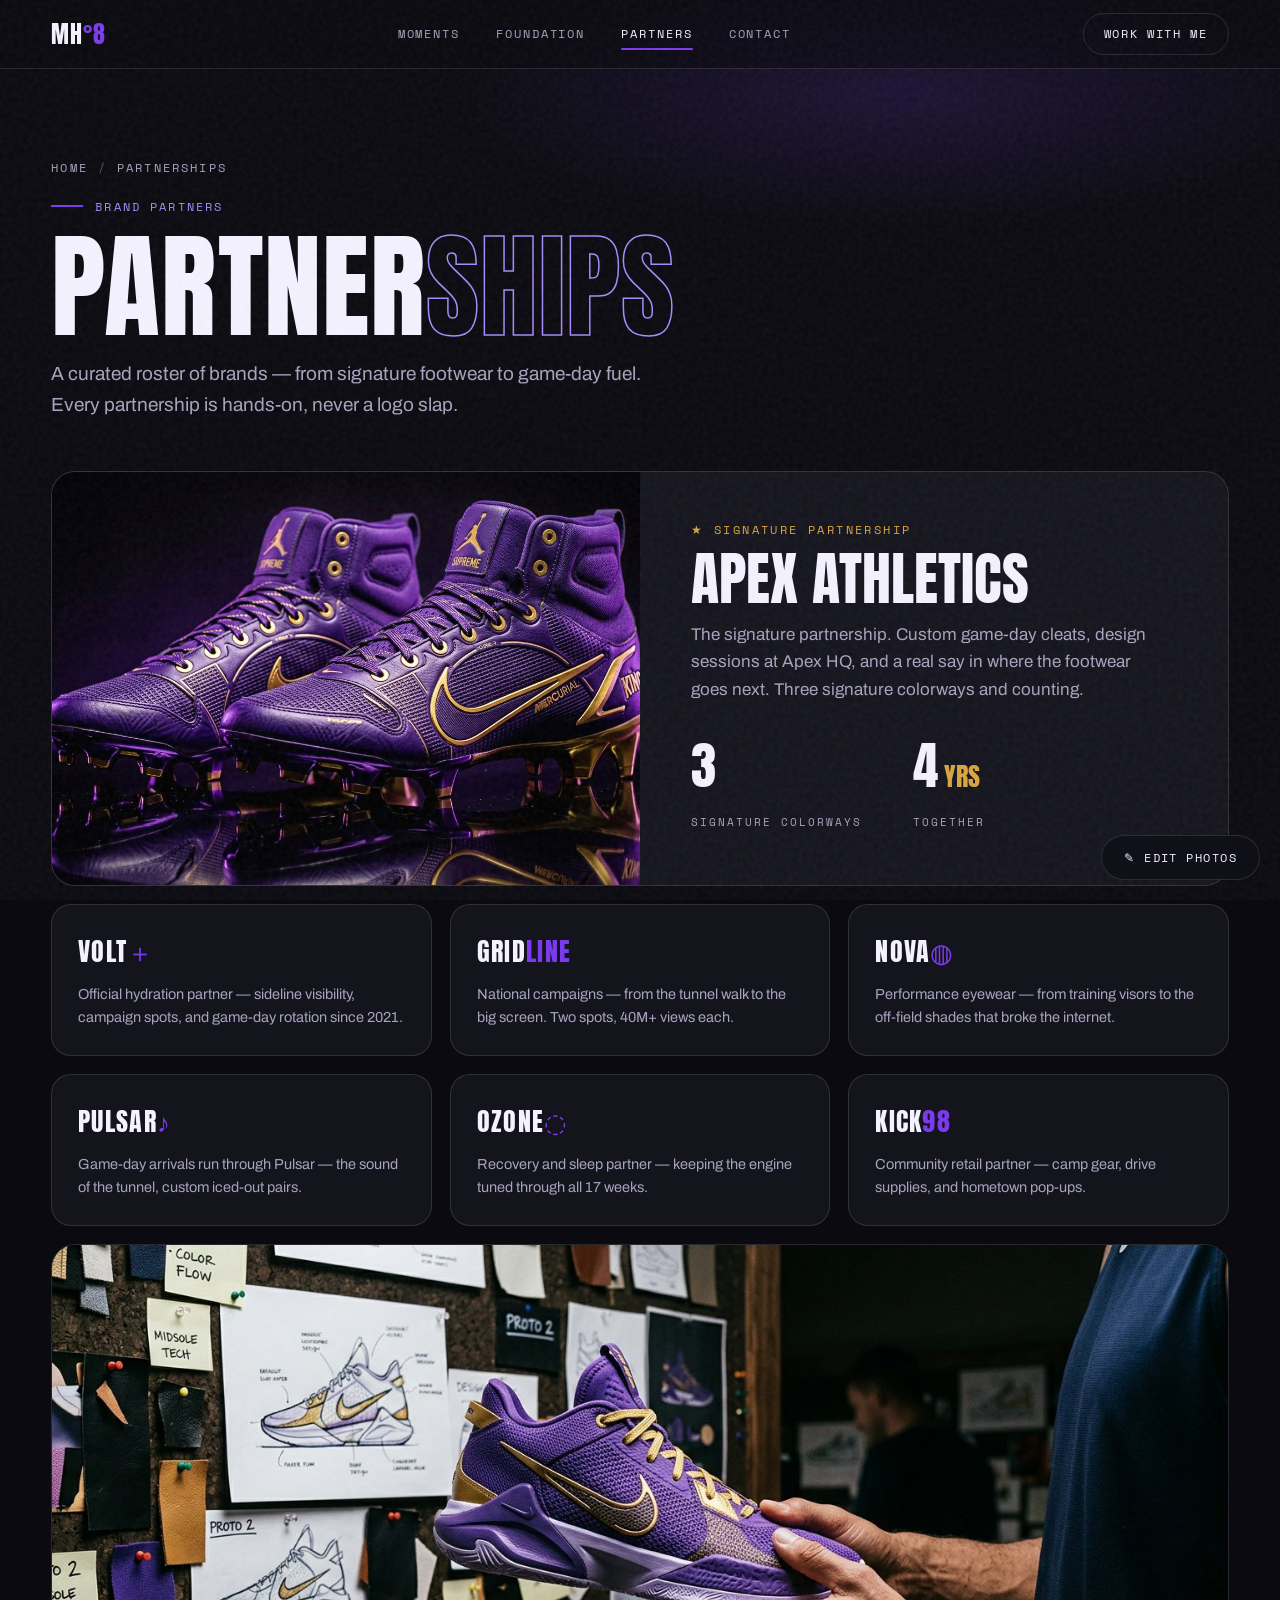
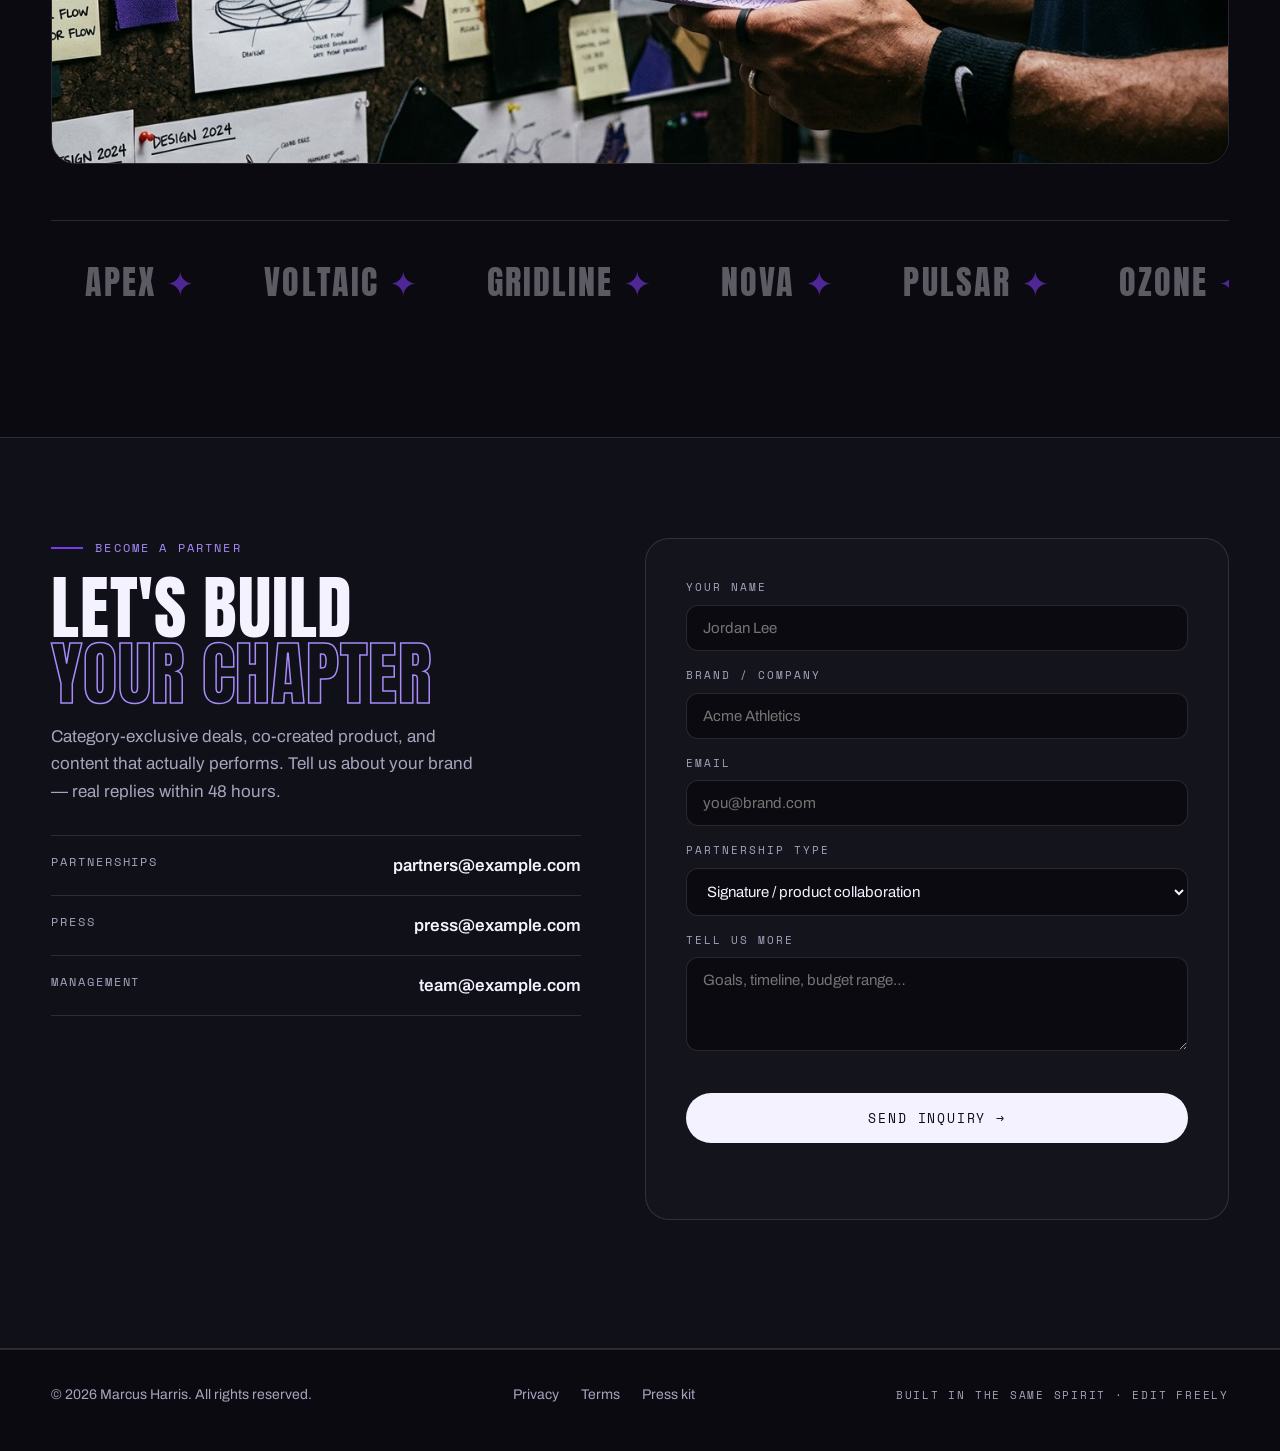
<file: jjettas-style-site/partnerships.html>
<!DOCTYPE html>
<html lang="en">
<head>
<meta charset="UTF-8">
<meta name="viewport" content="width=device-width, initial-scale=1.0">
<title>Partnerships — Marcus Harris</title>
<meta name="description" content="A curated roster of brand partners — from signature footwear to game-day fuel.">
<link rel="preconnect" href="https://fonts.googleapis.com">
<link rel="preconnect" href="https://fonts.gstatic.com" crossorigin>
<link href="https://fonts.googleapis.com/css2?family=Anton&family=Archivo:ital,wght@0,400;0,500;0,600;0,700;1,400&family=Space+Mono:wght@400;700&display=swap" rel="stylesheet">
<link rel="stylesheet" href="assets/css/style.css">
</head>
<body data-page="partners">

<div id="loader" aria-hidden="true">
  <div class="num" id="loadNum">0%</div>
  <div class="bar"><i id="loadBar"></i></div>
  <div class="mono" style="color:var(--muted)">Loading experience</div>
</div>

<header>
  <div class="wrap nav">
    <a class="logo" href="index.html" data-bind="logo">MH<b>°8</b></a>
    <nav class="nav-links">
      <a href="index.html#moments">Moments</a>
      <a href="foundation.html">Foundation</a>
      <a href="partnerships.html" class="active">Partners</a>
      <a href="index.html#contact">Contact</a>
    </nav>
    <a class="nav-cta" href="index.html#contact">Work with me</a>
  </div>
</header>

<main>
  <div class="page-hero">
    <div class="wrap">
      <p class="mono crumbs"><a href="index.html">Home</a><span>/</span>Partnerships</p>
      <p class="mono kicker">Brand partners</p>
      <h1 class="display">Partner<em>ships</em></h1>
      <p class="lede">A curated roster of brands — from signature footwear to game-day fuel. Every partnership is hands-on, never a logo slap.</p>
    </div>
  </div>

  <section style="padding-top:0">
    <div class="wrap">
      <div class="p-feature reveal">
        <div class="pf-img ph"><span class="slot-tag">partner-hero</span><img data-photo="partner-hero" src="assets/cleats-feature.jpg" alt="Signature cleats"></div>
        <div class="pf-body">
          <h3><small>★ Signature partnership</small>Apex Athletics</h3>
          <p>The signature partnership. Custom game-day cleats, design sessions at Apex HQ, and a real say in where the footwear goes next. Three signature colorways and counting.</p>
          <div class="stat-row" style="margin-top:22px">
            <div class="stat"><b>3</b><span>Signature colorways</span></div>
            <div class="stat"><b>4<small> YRS</small></b><span>Together</span></div>
          </div>
        </div>
      </div>

      <div class="p-grid" style="grid-template-columns:repeat(3,1fr)">
        <div class="p-card reveal"><div class="p-logo">VOLT<i>＋</i></div><p>Official hydration partner — sideline visibility, campaign spots, and game-day rotation since 2021.</p></div>
        <div class="p-card reveal"><div class="p-logo">GRID<i>LINE</i></div><p>National campaigns — from the tunnel walk to the big screen. Two spots, 40M+ views each.</p></div>
        <div class="p-card reveal"><div class="p-logo">NOVA<i>◍</i></div><p>Performance eyewear — from training visors to the off-field shades that broke the internet.</p></div>
        <div class="p-card reveal"><div class="p-logo">PULSAR<i>♪</i></div><p>Game-day arrivals run through Pulsar — the sound of the tunnel, custom iced-out pairs.</p></div>
        <div class="p-card reveal"><div class="p-logo">OZONE<i>◌</i></div><p>Recovery and sleep partner — keeping the engine tuned through all 17 weeks.</p></div>
        <div class="p-card reveal"><div class="p-logo">KICK<i>98</i></div><p>Community retail partner — camp gear, drive supplies, and hometown pop-ups.</p></div>
      </div>

      <div class="ph hero-banner reveal" style="margin-top:18px"><span class="slot-tag">partner-studio</span><img data-photo="partner-studio" src="assets/partner-studio.jpg" alt="Co-design studio session"></div>

      <div class="logo-marquee" aria-hidden="true">
        <div class="track">
          <span>APEX <i>✦</i></span><span>VOLTAIC <i>✦</i></span><span>GRIDLINE <i>✦</i></span><span>NOVA <i>✦</i></span><span>PULSAR <i>✦</i></span><span>OZONE <i>✦</i></span>
          <span>APEX <i>✦</i></span><span>VOLTAIC <i>✦</i></span><span>GRIDLINE <i>✦</i></span><span>NOVA <i>✦</i></span><span>PULSAR <i>✦</i></span><span>OZONE <i>✦</i></span>
        </div>
      </div>
    </div>
  </section>

  <section class="foundation" id="become" style="padding-top:clamp(56px,8vw,100px)">
    <div class="wrap become-duo">
      <div class="reveal">
        <p class="mono kicker">Become a partner</p>
        <h2 class="sec-title" style="font-size:clamp(40px,5.5vw,72px)">Let's build<br><em>your chapter</em></h2>
        <p class="sec-desc" style="margin-top:16px;max-width:440px">Category-exclusive deals, co-created product, and content that actually performs. Tell us about your brand — real replies within 48 hours.</p>
        <div class="contact-rows">
          <div><span>Partnerships</span><b>partners@example.com</b></div>
          <div><span>Press</span><b>press@example.com</b></div>
          <div><span>Management</span><b>team@example.com</b></div>
        </div>
      </div>
      <form id="partnerForm" class="reveal" novalidate>
        <label>Your name<input name="name" type="text" placeholder="Jordan Lee" required></label>
        <label>Brand / company<input name="brand" type="text" placeholder="Acme Athletics" required></label>
        <label>Email<input name="email" type="email" placeholder="you@brand.com" required></label>
        <label>Partnership type
          <select name="type">
            <option>Signature / product collaboration</option>
            <option>Campaign / content</option>
            <option>Foundation sponsor</option>
            <option>Appearance / speaking</option>
            <option>Something else</option>
          </select>
        </label>
        <label>Tell us more<textarea name="message" rows="4" placeholder="Goals, timeline, budget range…"></textarea></label>
        <button class="btn" type="submit" style="border:0">Send inquiry →</button>
        <p class="form-note" id="formNote" role="status"></p>
      </form>
    </div>
  </section>
</main>

<footer>
  <div class="wrap foot">
    <span data-bind="footer">© 2026 Marcus Harris. All rights reserved.</span>
    <div class="links"><a href="privacy.html">Privacy</a><a href="terms.html">Terms</a><a href="partnerships.html">Press kit</a></div>
    <span class="made">Built in the same spirit · Edit freely</span>
  </div>
</footer>

<div id="editbar">
  <button id="editReset" class="hidden">Reset</button>
  <button id="editToggle">✎ Edit photos</button>
</div>
<div id="editHint">EDIT MODE — click any photo to replace it · changes auto-save in this browser</div>
<input type="file" id="filePick" accept="image/*" style="display:none">
<script src="assets/js/app.js"></script>
</body>
</html>
</file>
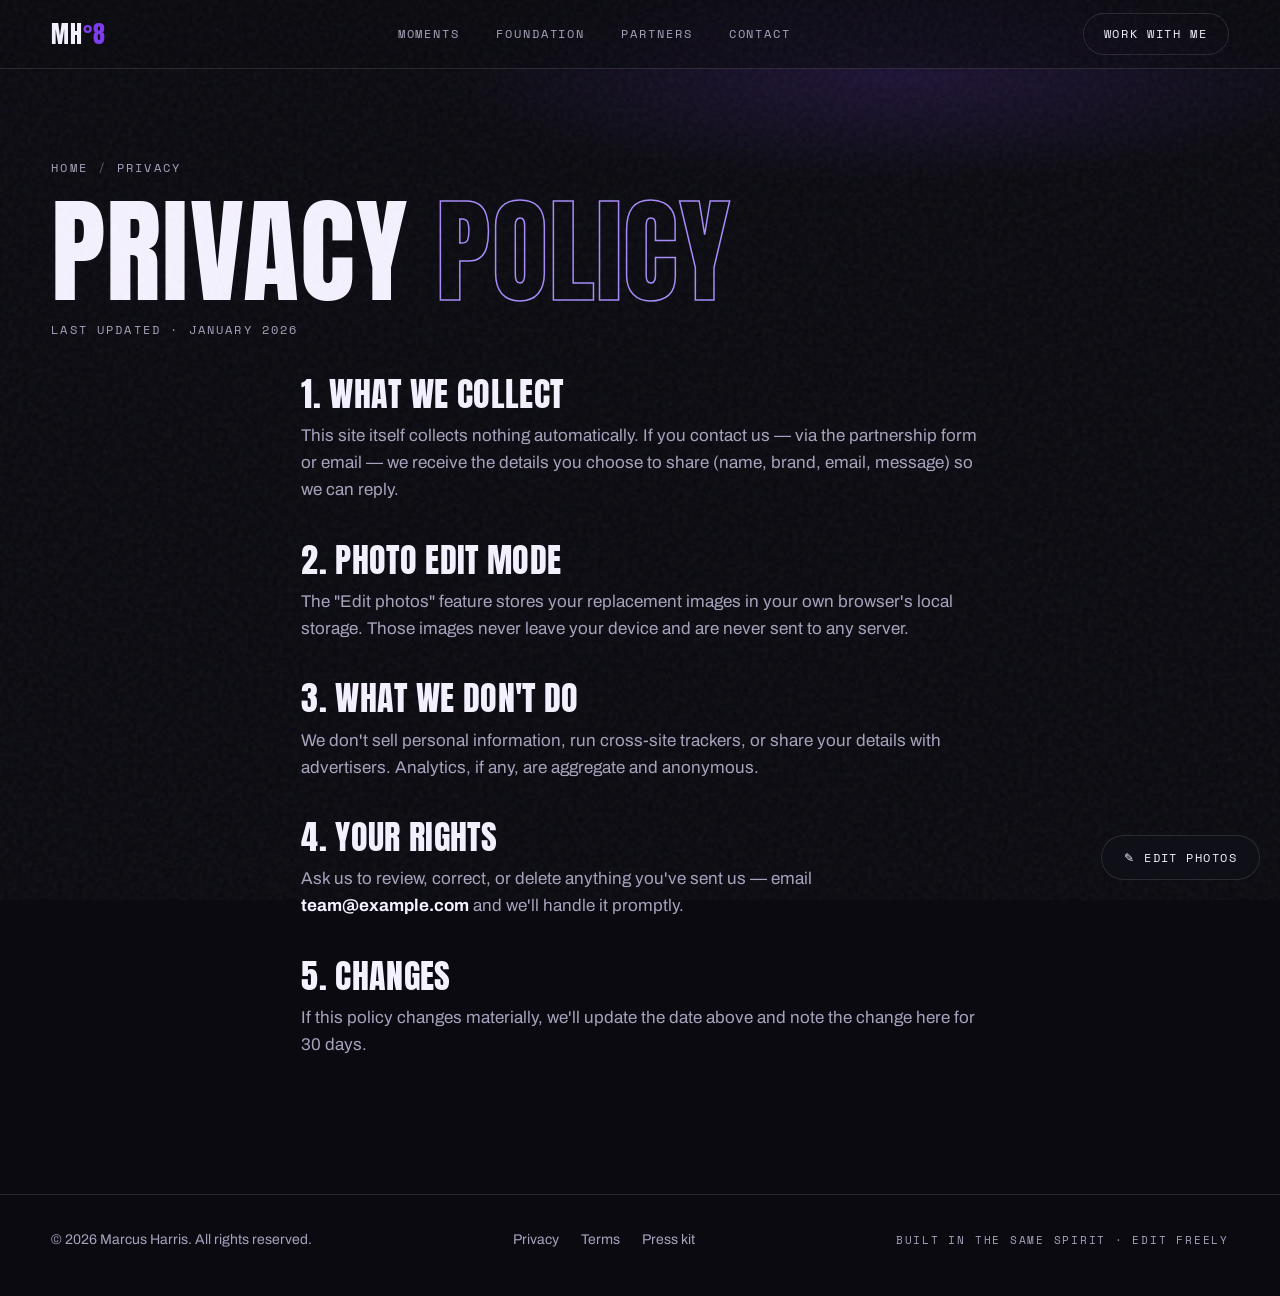
<file: jjettas-style-site/privacy.html>
<!DOCTYPE html>
<html lang="en">
<head>
<meta charset="UTF-8">
<meta name="viewport" content="width=device-width, initial-scale=1.0">
<title>Privacy Policy — Marcus Harris</title>
<meta name="description" content="Privacy policy for marcusharris.example.">
<link rel="preconnect" href="https://fonts.googleapis.com">
<link rel="preconnect" href="https://fonts.gstatic.com" crossorigin>
<link href="https://fonts.googleapis.com/css2?family=Anton&family=Archivo:ital,wght@0,400;0,500;0,600;0,700;1,400&family=Space+Mono:wght@400;700&display=swap" rel="stylesheet">
<link rel="stylesheet" href="assets/css/style.css">
</head>
<body data-page="legal">

<div id="loader" aria-hidden="true">
  <div class="num" id="loadNum">0%</div>
  <div class="bar"><i id="loadBar"></i></div>
  <div class="mono" style="color:var(--muted)">Loading experience</div>
</div>

<header>
  <div class="wrap nav">
    <a class="logo" href="index.html" data-bind="logo">MH<b>°8</b></a>
    <nav class="nav-links">
      <a href="index.html#moments">Moments</a>
      <a href="foundation.html">Foundation</a>
      <a href="partnerships.html">Partners</a>
      <a href="index.html#contact">Contact</a>
    </nav>
    <a class="nav-cta" href="index.html#contact">Work with me</a>
  </div>
</header>

<main>
  <div class="page-hero slim">
    <div class="wrap">
      <p class="mono crumbs"><a href="index.html">Home</a><span>/</span>Privacy</p>
      <h1 class="display">Privacy <em>Policy</em></h1>
      <p class="mono" style="color:var(--muted);margin-top:14px">Last updated · January 2026</p>
    </div>
  </div>
  <section style="padding-top:0">
    <div class="wrap prose">
      <h2>1. What we collect</h2>
      <p>This site itself collects nothing automatically. If you contact us — via the partnership form or email — we receive the details you choose to share (name, brand, email, message) so we can reply.</p>
      <h2>2. Photo edit mode</h2>
      <p>The "Edit photos" feature stores your replacement images in your own browser's local storage. Those images never leave your device and are never sent to any server.</p>
      <h2>3. What we don't do</h2>
      <p>We don't sell personal information, run cross-site trackers, or share your details with advertisers. Analytics, if any, are aggregate and anonymous.</p>
      <h2>4. Your rights</h2>
      <p>Ask us to review, correct, or delete anything you've sent us — email <b>team@example.com</b> and we'll handle it promptly.</p>
      <h2>5. Changes</h2>
      <p>If this policy changes materially, we'll update the date above and note the change here for 30 days.</p>
    </div>
  </section>
</main>

<footer>
  <div class="wrap foot">
    <span data-bind="footer">© 2026 Marcus Harris. All rights reserved.</span>
    <div class="links"><a href="privacy.html">Privacy</a><a href="terms.html">Terms</a><a href="partnerships.html">Press kit</a></div>
    <span class="made">Built in the same spirit · Edit freely</span>
  </div>
</footer>

<div id="editbar">
  <button id="editReset" class="hidden">Reset</button>
  <button id="editToggle">✎ Edit photos</button>
</div>
<div id="editHint">EDIT MODE — click any photo to replace it · changes auto-save in this browser</div>
<input type="file" id="filePick" accept="image/*" style="display:none">
<script src="assets/js/app.js"></script>
</body>
</html>
</file>
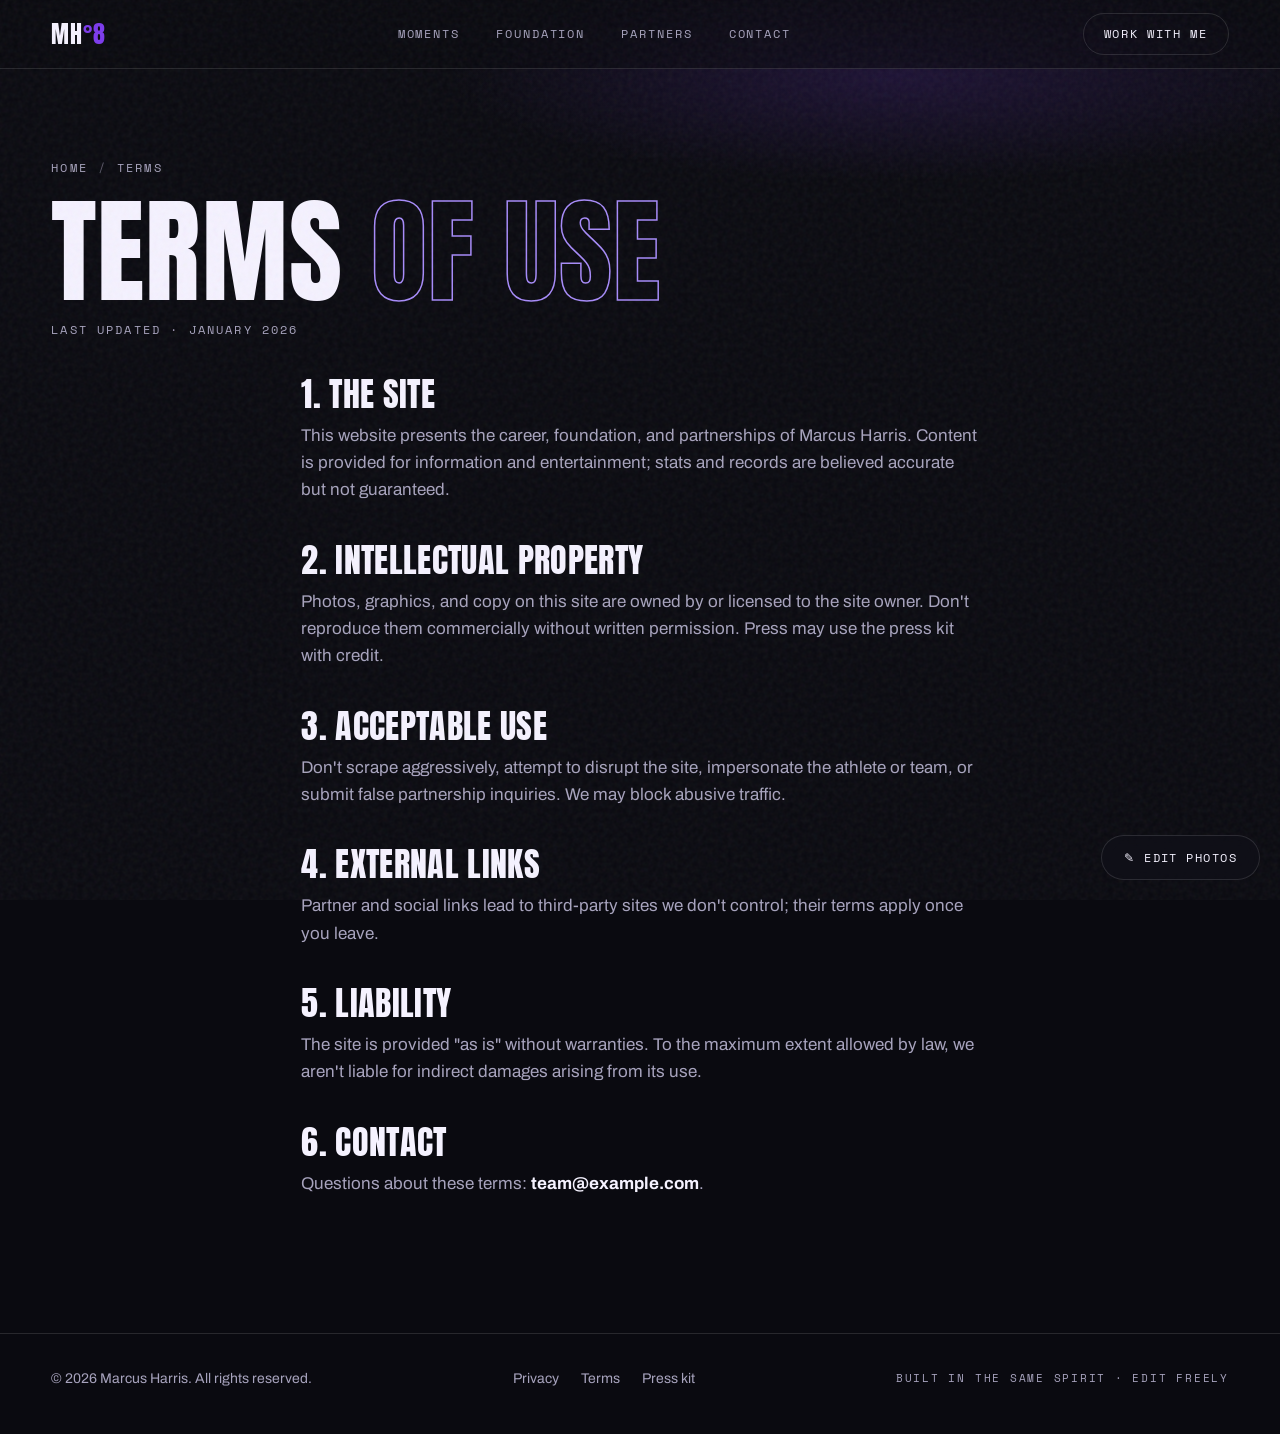
<file: jjettas-style-site/terms.html>
<!DOCTYPE html>
<html lang="en">
<head>
<meta charset="UTF-8">
<meta name="viewport" content="width=device-width, initial-scale=1.0">
<title>Terms of Use — Marcus Harris</title>
<meta name="description" content="Terms of use for marcusharris.example.">
<link rel="preconnect" href="https://fonts.googleapis.com">
<link rel="preconnect" href="https://fonts.gstatic.com" crossorigin>
<link href="https://fonts.googleapis.com/css2?family=Anton&family=Archivo:ital,wght@0,400;0,500;0,600;0,700;1,400&family=Space+Mono:wght@400;700&display=swap" rel="stylesheet">
<link rel="stylesheet" href="assets/css/style.css">
</head>
<body data-page="legal">

<div id="loader" aria-hidden="true">
  <div class="num" id="loadNum">0%</div>
  <div class="bar"><i id="loadBar"></i></div>
  <div class="mono" style="color:var(--muted)">Loading experience</div>
</div>

<header>
  <div class="wrap nav">
    <a class="logo" href="index.html" data-bind="logo">MH<b>°8</b></a>
    <nav class="nav-links">
      <a href="index.html#moments">Moments</a>
      <a href="foundation.html">Foundation</a>
      <a href="partnerships.html">Partners</a>
      <a href="index.html#contact">Contact</a>
    </nav>
    <a class="nav-cta" href="index.html#contact">Work with me</a>
  </div>
</header>

<main>
  <div class="page-hero slim">
    <div class="wrap">
      <p class="mono crumbs"><a href="index.html">Home</a><span>/</span>Terms</p>
      <h1 class="display">Terms <em>of Use</em></h1>
      <p class="mono" style="color:var(--muted);margin-top:14px">Last updated · January 2026</p>
    </div>
  </div>
  <section style="padding-top:0">
    <div class="wrap prose">
      <h2>1. The site</h2>
      <p>This website presents the career, foundation, and partnerships of Marcus Harris. Content is provided for information and entertainment; stats and records are believed accurate but not guaranteed.</p>
      <h2>2. Intellectual property</h2>
      <p>Photos, graphics, and copy on this site are owned by or licensed to the site owner. Don't reproduce them commercially without written permission. Press may use the press kit with credit.</p>
      <h2>3. Acceptable use</h2>
      <p>Don't scrape aggressively, attempt to disrupt the site, impersonate the athlete or team, or submit false partnership inquiries. We may block abusive traffic.</p>
      <h2>4. External links</h2>
      <p>Partner and social links lead to third-party sites we don't control; their terms apply once you leave.</p>
      <h2>5. Liability</h2>
      <p>The site is provided "as is" without warranties. To the maximum extent allowed by law, we aren't liable for indirect damages arising from its use.</p>
      <h2>6. Contact</h2>
      <p>Questions about these terms: <b>team@example.com</b>.</p>
    </div>
  </section>
</main>

<footer>
  <div class="wrap foot">
    <span data-bind="footer">© 2026 Marcus Harris. All rights reserved.</span>
    <div class="links"><a href="privacy.html">Privacy</a><a href="terms.html">Terms</a><a href="partnerships.html">Press kit</a></div>
    <span class="made">Built in the same spirit · Edit freely</span>
  </div>
</footer>

<div id="editbar">
  <button id="editReset" class="hidden">Reset</button>
  <button id="editToggle">✎ Edit photos</button>
</div>
<div id="editHint">EDIT MODE — click any photo to replace it · changes auto-save in this browser</div>
<input type="file" id="filePick" accept="image/*" style="display:none">
<script src="assets/js/app.js"></script>
</body>
</html>
</file>
<file: jjettas-style-site/assets/css/style.css>
/* MH8 shared design system — extracted from index.html v2 */
/* ── Tokens ─────────────────────────────────────────────── */
  :root{
    --bg:#0a0a10;
    --bg-2:#101018;
    --ink:#f5f2ff;
    --muted:#a7a3bd;
    --purple:#7c3aed;
    --violet:#a78bfa;
    --gold:#d9a441;
    --line:rgba(255,255,255,.12);
    --card:#14141d;
    --font-display:'Anton',Impact,sans-serif;
    --font-body:'Archivo',Helvetica,sans-serif;
    --font-mono:'Space Mono',monospace;
    --ease:cubic-bezier(.22,1,.36,1);
  }
  *{margin:0;padding:0;box-sizing:border-box}
  html{scroll-behavior:smooth}
  body{
    background:var(--bg);color:var(--ink);
    font-family:var(--font-body);font-size:17px;line-height:1.6;
    overflow-x:hidden;-webkit-font-smoothing:antialiased;
  }
  ::selection{background:var(--purple);color:#fff}
  img{display:block;max-width:100%}
  a{color:inherit;text-decoration:none}
  .wrap{max-width:1440px;margin:0 auto;padding:0 clamp(20px,4vw,64px)}
  .mono{font-family:var(--font-mono);font-size:12px;letter-spacing:.18em;text-transform:uppercase}
  .kicker{color:var(--violet);display:flex;align-items:center;gap:12px}
  .kicker::before{content:"";width:32px;height:2px;background:var(--purple)}
  h1,h2,.display{font-family:var(--font-display);font-weight:400;line-height:.95;letter-spacing:.01em;text-transform:uppercase;text-wrap:pretty}
  p{text-wrap:pretty}

  /* film grain */
  body::after{
    content:"";position:fixed;inset:0;pointer-events:none;z-index:2000;opacity:.06;
    background-image:url("data:image/svg+xml,%3Csvg viewBox='0 0 200 200' xmlns='http://www.w3.org/2000/svg'%3E%3Cfilter id='n'%3E%3CfeTurbulence type='fractalNoise' baseFrequency='0.9' numOctaves='2'/%3E%3C/filter%3E%3Crect width='100%25' height='100%25' filter='url(%23n)'/%3E%3C/svg%3E");
  }

  /* ── Loader ─────────────────────────────────────────────── */
  #loader{position:fixed;inset:0;background:var(--bg);z-index:3000;display:flex;align-items:center;justify-content:center;flex-direction:column;gap:16px;transition:opacity .6s var(--ease),visibility .6s}
  #loader.done{opacity:0;visibility:hidden}
  #loader .num{font-family:var(--font-display);font-size:clamp(60px,10vw,120px);color:var(--ink)}
  #loader .bar{width:min(320px,60vw);height:2px;background:var(--line);position:relative;overflow:hidden}
  #loader .bar i{position:absolute;inset:0;background:var(--purple);transform-origin:left;transform:scaleX(0)}

  /* ── Nav ────────────────────────────────────────────────── */
  header{position:fixed;top:0;left:0;right:0;z-index:1000;backdrop-filter:blur(14px);-webkit-backdrop-filter:blur(14px);background:rgba(10,10,16,.55);border-bottom:1px solid var(--line)}
  .nav{display:flex;align-items:center;justify-content:space-between;height:68px}
  .logo{font-family:var(--font-display);font-size:24px;letter-spacing:.04em}
  .logo b{color:var(--purple);font-weight:400}
  .nav-links{display:flex;gap:clamp(14px,3vw,36px)}
  .nav-links a{font-family:var(--font-mono);font-size:12px;letter-spacing:.16em;text-transform:uppercase;color:var(--muted);transition:color .25s;position:relative}
  .nav-links a:hover{color:var(--ink)}
  .nav-cta{font-family:var(--font-mono);font-size:12px;letter-spacing:.14em;text-transform:uppercase;border:1px solid var(--line);padding:10px 20px;border-radius:100px;transition:.3s var(--ease)}
  .nav-cta:hover{background:var(--purple);border-color:var(--purple)}
  @media(max-width:760px){.nav-links{display:none}}

  /* ── Hero ───────────────────────────────────────────────── */
  .hero{min-height:100svh;display:flex;flex-direction:column;justify-content:flex-end;position:relative;overflow:hidden;padding-top:68px;
    background:radial-gradient(60% 50% at 70% 30%,rgba(124,58,237,.22),transparent 70%),radial-gradient(40% 40% at 20% 80%,rgba(217,164,65,.08),transparent 70%),var(--bg)}
  .hero-portrait{position:absolute;right:clamp(0px,6vw,120px);bottom:0;height:min(92svh,900px);z-index:1;
    mask-image:linear-gradient(to bottom,#000 78%,transparent 99%);-webkit-mask-image:linear-gradient(to bottom,#000 78%,transparent 99%)}
  .hero-portrait img{height:100%;width:auto;object-fit:cover;filter:saturate(1.05) contrast(1.03)}
  .hero-glow{position:absolute;right:clamp(-40px,4vw,80px);bottom:6vh;width:min(44vw,560px);aspect-ratio:3/4;background:radial-gradient(closest-side,rgba(124,58,237,.4),transparent);filter:blur(40px);z-index:0;pointer-events:none}
  .hero-copy{position:relative;z-index:2;padding-bottom:clamp(24px,4vh,48px)}
  .hero-eyebrow{display:flex;align-items:center;gap:14px;margin-bottom:18px;color:var(--muted)}
  .hero-eyebrow .dot{width:9px;height:9px;border-radius:50%;background:var(--gold);box-shadow:0 0 12px var(--gold);animation:pulse 2s infinite}
  @keyframes pulse{50%{opacity:.35}}
  .hero-title{font-size:clamp(64px,13.5vw,220px);line-height:.88}
  .hero-title .stroke{color:transparent;-webkit-text-stroke:2px rgba(245,242,255,.85)}
  .hero-title .fill{background:linear-gradient(100deg,var(--violet),var(--purple) 60%,#5b21b6);-webkit-background-clip:text;background-clip:text;color:transparent}
  .hero-sub{max-width:560px;color:var(--muted);margin-top:22px;font-size:clamp(16px,1.6vw,19px)}
  .hero-sub strong{color:var(--ink);font-weight:600}
  .hero-meta{display:flex;flex-wrap:wrap;gap:10px;margin-top:26px}
  .chip{font-family:var(--font-mono);font-size:12px;letter-spacing:.14em;text-transform:uppercase;border:1px solid var(--line);border-radius:100px;padding:9px 18px;color:var(--muted);background:rgba(255,255,255,.03)}
  .chip.hot{border-color:var(--purple);color:var(--ink)}
  .scroll-hint{position:absolute;left:clamp(20px,4vw,64px);bottom:26px;z-index:2;color:var(--muted);display:flex;gap:10px;align-items:center}
  .scroll-hint .wheel{width:22px;height:36px;border:1px solid var(--line);border-radius:12px;position:relative}
  .scroll-hint .wheel::after{content:"";position:absolute;left:50%;top:7px;width:3px;height:8px;margin-left:-1.5px;border-radius:2px;background:var(--violet);animation:wheel 1.8s infinite}
  @keyframes wheel{50%{transform:translateY(10px);opacity:0}}
  @media(max-width:900px){
    .hero-portrait{right:50%;transform:translateX(50%);height:62svh;opacity:.55}
    .hero-glow{right:50%;transform:translateX(50%);width:90vw}
  }

  /* ── Marquee ────────────────────────────────────────────── */
  .marquee{border-top:1px solid var(--line);border-bottom:1px solid var(--line);background:var(--bg-2);overflow:hidden;white-space:nowrap;padding:18px 0;position:relative;z-index:3}
  .marquee-track{display:inline-flex;gap:0;animation:scroll 28s linear infinite}
  .marquee:hover .marquee-track{animation-play-state:paused}
  .marquee span{font-family:var(--font-display);font-size:clamp(20px,3vw,34px);text-transform:uppercase;padding:0 28px;color:transparent;-webkit-text-stroke:1px rgba(245,242,255,.5)}
  .marquee span.solid{color:var(--ink);-webkit-text-stroke:0}
  .marquee span.solid i{font-style:normal;color:var(--purple)}
  @keyframes scroll{to{transform:translateX(-50%)}}

  /* ── Sections shared ────────────────────────────────────── */
  section{padding:clamp(72px,10vw,140px) 0;position:relative}
  .sec-head{display:flex;flex-wrap:wrap;align-items:flex-end;justify-content:space-between;gap:20px;margin-bottom:clamp(32px,5vw,64px)}
  .sec-title{font-size:clamp(44px,7vw,110px);margin-top:16px}
  .sec-title em{font-style:normal;color:transparent;-webkit-text-stroke:1.5px var(--violet)}
  .sec-desc{max-width:380px;color:var(--muted)}
  .reveal{opacity:0;transform:translateY(36px);transition:opacity .8s var(--ease),transform .8s var(--ease)}
  .reveal.in{opacity:1;transform:none}

  /* ── Statement band ─────────────────────────────────────── */
  .statement{background:var(--ink);color:#0b0b12;border-radius:clamp(20px,3vw,40px);margin:0 clamp(12px,3vw,48px);padding:clamp(56px,8vw,110px) clamp(24px,6vw,96px);position:relative;overflow:hidden}
  .statement blockquote{font-family:var(--font-display);font-size:clamp(30px,5.2vw,76px);line-height:1.02;text-transform:uppercase;max-width:1100px}
  .statement blockquote .u{background:linear-gradient(transparent 62%,rgba(124,58,237,.35) 62%)}
  .statement .attr{margin-top:28px;display:flex;align-items:center;gap:14px;color:#3d3a4d}
  .statement .attr .rule{width:56px;height:2px;background:var(--purple)}
  .statement .big-num{position:absolute;right:clamp(16px,4vw,64px);bottom:-.22em;font-family:var(--font-display);font-size:clamp(120px,22vw,320px);line-height:1;color:transparent;-webkit-text-stroke:2px rgba(11,11,18,.14);pointer-events:none}

  /* ── Stats band + press ─────────────────────────────────── */
  .stats-band{padding-top:0}
  .stats-grid{display:grid;grid-template-columns:repeat(4,1fr);gap:1px;background:var(--line);border:1px solid var(--line);border-radius:22px;overflow:hidden;margin-top:26px}
  @media(max-width:760px){.stats-grid{grid-template-columns:repeat(2,1fr)}}
  .cstat{background:var(--bg-2);padding:clamp(24px,3.5vw,44px) 20px;text-align:center;transition:background .35s}
  .cstat:hover{background:#151322}
  .cstat b{display:block;font-family:var(--font-display);font-weight:400;font-size:clamp(38px,5.5vw,72px);line-height:1;background:linear-gradient(180deg,var(--ink),var(--violet));-webkit-background-clip:text;background-clip:text;color:transparent}
  .cstat span{font-family:var(--font-mono);font-size:11px;letter-spacing:.2em;text-transform:uppercase;color:var(--muted)}
  .press{display:grid;grid-template-columns:repeat(3,1fr);gap:18px;margin-top:18px}
  @media(max-width:760px){.press{grid-template-columns:1fr}}
  .quote{border:1px solid var(--line);border-radius:18px;padding:26px;background:var(--card);font-size:16.5px;font-weight:500;transition:.35s var(--ease)}
  .quote:hover{border-color:rgba(217,164,65,.5);transform:translateY(-4px)}
  .quote cite{display:block;margin-top:12px;font-style:normal;font-family:var(--font-mono);font-size:11px;letter-spacing:.18em;text-transform:uppercase;color:var(--gold)}

  /* ── Rookie card ────────────────────────────────────────── */
  .card-duo{display:grid;grid-template-columns:minmax(280px,420px) 1fr;gap:clamp(28px,5vw,80px);align-items:center}
  @media(max-width:900px){.card-duo{grid-template-columns:1fr}}
  .trading-card{background:linear-gradient(160deg,#1b1530,#0e0c18 60%);border:1px solid rgba(167,139,250,.25);border-radius:22px;padding:18px;position:relative;transform:rotate(-2deg);transition:transform .5s var(--ease);box-shadow:0 40px 80px -20px rgba(124,58,237,.35)}
  .trading-card:hover{transform:rotate(0deg) translateY(-6px)}
  .trading-card .tc-img{border-radius:14px;overflow:hidden;aspect-ratio:3/4;background:#000}
  .trading-card .tc-img img{width:100%;height:100%;object-fit:cover;object-position:top}
  .trading-card .tc-row{display:flex;justify-content:space-between;align-items:center;margin-top:14px}
  .trading-card .tc-name{font-family:var(--font-display);font-size:28px;letter-spacing:.03em}
  .trading-card .tc-num{font-family:var(--font-display);font-size:44px;color:var(--gold)}
  .trading-card .tc-tag{font-family:var(--font-mono);font-size:11px;letter-spacing:.2em;color:var(--violet);text-transform:uppercase}
  .trading-card::before{content:"ROOKIE ★ ROOKIE ★ ROOKIE";position:absolute;top:-13px;left:24px;background:var(--purple);font-family:var(--font-mono);font-size:10px;letter-spacing:.24em;padding:5px 14px;border-radius:100px}
  .card-copy h3{font-family:var(--font-display);font-size:clamp(32px,4.5vw,58px);text-transform:uppercase;line-height:1;margin:18px 0}
  .card-copy h3 span{color:var(--violet)}
  .card-copy p{color:var(--muted);max-width:520px}
  .stat-row{display:flex;gap:clamp(20px,4vw,56px);margin-top:34px;flex-wrap:wrap}
  .stat b{display:block;font-family:var(--font-display);font-weight:400;font-size:clamp(30px,4vw,52px);color:var(--ink)}
  .stat b small{font-size:.5em;color:var(--gold)}
  .stat span{font-family:var(--font-mono);font-size:11px;letter-spacing:.18em;text-transform:uppercase;color:var(--muted)}

  /* ── Signature moments (yard lines) ─────────────────────── */
  .moments{background:linear-gradient(var(--bg),#0c0a14 30%,#0c0a14 70%,var(--bg));overflow:hidden}
  .yard{position:absolute;inset:0;display:flex;justify-content:space-between;align-items:center;padding:0 clamp(8px,2vw,40px);pointer-events:none;opacity:.9}
  .yard span{font-family:var(--font-display);font-size:clamp(50px,9vw,150px);color:transparent;-webkit-text-stroke:1px rgba(245,242,255,.10)}
  .moment-track{display:grid;grid-template-columns:repeat(5,minmax(250px,1fr));gap:18px;position:relative;z-index:1}
  @media(max-width:1100px){.moment-track{display:flex;overflow-x:auto;scroll-snap-type:x mandatory;padding-bottom:16px;scrollbar-width:thin}
    .moment-track .moment{min-width:min(78vw,340px);scroll-snap-align:start}}
  .moment{background:var(--card);border:1px solid var(--line);border-radius:20px;overflow:hidden;transition:transform .45s var(--ease),border-color .45s,box-shadow .45s;display:flex;flex-direction:column}
  .moment:hover{transform:translateY(-10px);border-color:rgba(167,139,250,.5);box-shadow:0 30px 60px -20px rgba(124,58,237,.4)}
  .moment .m-img{aspect-ratio:4/5;overflow:hidden;position:relative}
  .moment .m-img img{width:100%;height:100%;object-fit:cover;transition:transform .8s var(--ease);filter:saturate(1.05)}
  .moment:hover .m-img img{transform:scale(1.06)}
  .moment .m-idx{position:absolute;top:12px;left:14px;font-family:var(--font-display);font-size:30px;color:#fff;text-shadow:0 2px 18px rgba(0,0,0,.7)}
  .moment .m-body{padding:20px}
  .moment h4{font-family:var(--font-display);font-weight:400;font-size:24px;text-transform:uppercase;letter-spacing:.02em}
  .moment .m-stat{font-family:var(--font-mono);font-size:11.5px;letter-spacing:.1em;color:var(--gold);margin-top:10px;text-transform:uppercase}
  .moment p{color:var(--muted);font-size:14.5px;margin-top:10px}

  /* ── Gallery strip ──────────────────────────────────────── */
  .strip{display:grid;grid-template-columns:1.2fr 1fr 1fr;gap:18px}
  @media(max-width:800px){.strip{grid-template-columns:1fr}}
  .strip figure{border-radius:20px;overflow:hidden;position:relative;min-height:420px;border:1px solid var(--line)}
  .strip img{position:absolute;inset:0;width:100%;height:100%;object-fit:cover;transition:transform .8s var(--ease)}
  .strip figure:hover img{transform:scale(1.05)}
  .strip figcaption{position:absolute;left:18px;bottom:16px;font-family:var(--font-mono);font-size:11px;letter-spacing:.2em;text-transform:uppercase;background:rgba(10,10,16,.65);backdrop-filter:blur(8px);padding:8px 14px;border-radius:100px;border:1px solid var(--line)}

  /* ── Foundation ─────────────────────────────────────────── */
  .foundation{background:var(--bg-2);border-top:1px solid var(--line);border-bottom:1px solid var(--line)}
  .f-grid{display:grid;grid-template-columns:1.1fr 1fr;gap:18px}
  @media(max-width:860px){.f-grid{grid-template-columns:1fr}}
  .f-photo{border-radius:22px;overflow:hidden;min-height:380px;position:relative;border:1px solid var(--line)}
  .f-photo img{position:absolute;inset:0;width:100%;height:100%;object-fit:cover;transition:transform .8s var(--ease)}
  .f-photo:hover img{transform:scale(1.04)}
  .f-card{background:linear-gradient(150deg,#171225,#0d0b15);border:1px solid rgba(167,139,250,.25);border-radius:22px;padding:clamp(28px,4vw,48px);display:flex;flex-direction:column;justify-content:center;grid-column:1/-1}
  .f-card h3{font-family:var(--font-display);font-weight:400;font-size:clamp(30px,4.5vw,54px);text-transform:uppercase}
  .f-card h3 span{color:transparent;-webkit-text-stroke:1.5px var(--gold)}
  .f-card p{color:var(--muted);max-width:640px;margin-top:12px}
  .btn{display:inline-flex;align-items:center;gap:12px;margin-top:26px;background:var(--ink);color:#0b0b12;font-family:var(--font-mono);font-size:13px;letter-spacing:.14em;text-transform:uppercase;padding:15px 30px;border-radius:100px;border:0;cursor:pointer;transition:.3s var(--ease);width:fit-content}
  .btn:hover{background:var(--purple);color:#fff;transform:translateY(-2px)}
  .btn.ghost{background:transparent;color:var(--ink);border:1px solid var(--line)}
  .btn.ghost:hover{border-color:var(--purple);background:rgba(124,58,237,.15)}

  /* ── Partnerships ───────────────────────────────────────── */
  .p-feature{display:grid;grid-template-columns:1fr 1fr;gap:0;border:1px solid var(--line);border-radius:24px;overflow:hidden;background:var(--card)}
  @media(max-width:860px){.p-feature{grid-template-columns:1fr}}
  .p-feature .pf-img{min-height:380px;position:relative}
  .p-feature .pf-img img{position:absolute;inset:0;width:100%;height:100%;object-fit:cover}
  .p-feature .pf-body{padding:clamp(28px,4vw,56px);display:flex;flex-direction:column;justify-content:center}
  .p-feature .pf-body h3{font-family:var(--font-display);font-weight:400;font-size:clamp(34px,4.5vw,60px);text-transform:uppercase;line-height:1}
  .p-feature .pf-body h3 small{display:block;font-family:var(--font-mono);font-size:12px;letter-spacing:.2em;color:var(--gold);margin-bottom:14px}
  .p-feature .pf-body p{color:var(--muted);margin-top:14px;max-width:460px}
  .p-grid{display:grid;grid-template-columns:repeat(4,1fr);gap:18px;margin-top:18px}
  @media(max-width:1000px){.p-grid{grid-template-columns:repeat(2,1fr)}}
  @media(max-width:560px){.p-grid{grid-template-columns:1fr}}
  .p-card{border:1px solid var(--line);border-radius:20px;padding:26px;background:var(--card);transition:.35s var(--ease);position:relative;overflow:hidden}
  .p-card::after{content:"";position:absolute;left:0;right:0;bottom:0;height:3px;background:linear-gradient(90deg,var(--purple),var(--gold));transform:scaleX(0);transform-origin:left;transition:transform .4s var(--ease)}
  .p-card:hover{transform:translateY(-6px);border-color:rgba(167,139,250,.4)}
  .p-card:hover::after{transform:scaleX(1)}
  .p-card .p-logo{font-family:var(--font-display);font-size:26px;letter-spacing:.05em}
  .p-card .p-logo i{font-style:normal;color:var(--purple)}
  .p-card p{color:var(--muted);font-size:14.5px;margin-top:10px}
  .logo-marquee{margin-top:56px;border-top:1px solid var(--line);padding-top:34px;overflow:hidden;white-space:nowrap}
  .logo-marquee .track{display:inline-flex;align-items:center;animation:scroll 30s linear infinite}
  .logo-marquee span{font-family:var(--font-display);font-size:clamp(22px,3vw,34px);letter-spacing:.06em;color:rgba(245,242,255,.35);padding:0 34px;transition:color .3s}
  .logo-marquee span:hover{color:var(--ink)}
  .logo-marquee span i{font-style:normal;color:rgba(124,58,237,.6)}

  /* ── CTA + footer ───────────────────────────────────────── */
  .cta{text-align:center;padding:clamp(80px,12vw,160px) 0}
  .cta h2{font-size:clamp(52px,10vw,150px)}
  .cta h2 span{background:linear-gradient(100deg,var(--violet),var(--purple));-webkit-background-clip:text;background-clip:text;color:transparent}
  .cta p{color:var(--muted);margin-top:16px}
  .cta .row{display:flex;gap:14px;justify-content:center;margin-top:30px;flex-wrap:wrap}
  footer{border-top:1px solid var(--line);padding:34px 0 44px;color:var(--muted);font-size:14px}
  .foot{display:flex;flex-wrap:wrap;gap:16px;align-items:center;justify-content:space-between}
  .foot .links{display:flex;gap:22px}
  .foot a:hover{color:var(--ink)}
  .foot .made{font-family:var(--font-mono);font-size:11px;letter-spacing:.16em;text-transform:uppercase}

  /* ── Edit-photos mode ───────────────────────────────────── */
  #editbar{position:fixed;right:20px;bottom:20px;z-index:2500;display:flex;gap:10px;align-items:center}
  #editbar button{font-family:var(--font-mono);font-size:12px;letter-spacing:.12em;text-transform:uppercase;padding:13px 22px;border-radius:100px;border:1px solid var(--line);background:rgba(16,16,24,.85);backdrop-filter:blur(10px);color:var(--ink);cursor:pointer;transition:.3s}
  #editbar #editToggle:hover{border-color:var(--purple)}
  body.editing #editToggle{background:var(--purple);border-color:var(--purple)}
  #editbar .hidden{display:none}
  #editbar #editReset:hover{border-color:#e5484d;color:#ff8a8a}
  body.editing [data-photo]{outline:2px dashed var(--violet);outline-offset:-2px;cursor:pointer;position:relative}
  body.editing [data-photo]:hover{outline:3px solid var(--gold)}
  .slot-tag{position:absolute;z-index:5;top:10px;right:10px;background:var(--purple);color:#fff;font-family:var(--font-mono);font-size:10px;letter-spacing:.14em;padding:6px 12px;border-radius:100px;pointer-events:none;display:none}
  body.editing .slot-tag{display:block}
  .ph{position:relative}
  #editHint{position:fixed;left:50%;bottom:24px;transform:translateX(-50%) translateY(20px);z-index:2500;background:rgba(16,16,24,.92);border:1px solid var(--purple);color:var(--ink);font-family:var(--font-mono);font-size:12px;letter-spacing:.1em;padding:12px 24px;border-radius:100px;opacity:0;pointer-events:none;transition:.4s var(--ease)}
  body.editing #editHint{opacity:1;transform:translateX(-50%) translateY(0)}

  /* ── Multi-page: heroes, active nav, sections ───────────── */
  section[id],div[id]{scroll-margin-top:84px}
  .nav-links a.active{color:var(--ink)}
  .nav-links a.active::after{content:"";position:absolute;left:0;right:0;bottom:-6px;height:2px;background:var(--purple);border-radius:2px}
  .page-hero{padding:calc(68px + clamp(48px,7vw,96px)) 0 clamp(32px,4vw,56px);background:radial-gradient(50% 40% at 70% 20%,rgba(124,58,237,.16),transparent 70%),var(--bg)}
  .page-hero.slim{padding-bottom:clamp(24px,3vw,40px)}
  .crumbs{display:flex;gap:10px;align-items:center;color:var(--muted);margin-bottom:20px}
  .crumbs a:hover{color:var(--ink)}
  .crumbs span{opacity:.5}
  .page-hero .display{font-size:clamp(52px,9vw,130px);margin-top:16px}
  .page-hero .display em{font-style:normal;color:transparent;-webkit-text-stroke:1.5px var(--violet)}
  .lede{color:var(--muted);max-width:620px;margin-top:18px;font-size:clamp(16px,1.8vw,19px)}
  .hero-banner{border-radius:24px;overflow:hidden;border:1px solid var(--line);margin-top:clamp(28px,4vw,48px);max-height:520px}
  .hero-banner img{width:100%;height:100%;max-height:520px;object-fit:cover}
  .programs{display:grid;grid-template-columns:repeat(3,1fr);gap:18px}
  @media(max-width:900px){.programs{grid-template-columns:1fr}}
  .program{background:var(--card);border:1px solid var(--line);border-radius:22px;overflow:hidden;transition:.4s var(--ease)}
  .program:hover{transform:translateY(-8px);border-color:rgba(167,139,250,.45)}
  .pg-img{aspect-ratio:16/10;overflow:hidden}
  .pg-img img{width:100%;height:100%;object-fit:cover;transition:transform .8s var(--ease)}
  .program:hover .pg-img img{transform:scale(1.05)}
  .pg-body{padding:26px}
  .pg-body h3{font-family:var(--font-display);font-weight:400;font-size:26px;text-transform:uppercase}
  .pg-body p{color:var(--muted);font-size:15px;margin-top:10px}
  .involve{display:grid;grid-template-columns:repeat(3,1fr);gap:18px}
  @media(max-width:900px){.involve{grid-template-columns:1fr}}
  .inv-card{background:linear-gradient(160deg,#171225,#0d0b15);border:1px solid rgba(167,139,250,.25);border-radius:22px;padding:clamp(26px,3.5vw,40px);display:flex;flex-direction:column;align-items:flex-start}
  .inv-card h3{font-family:var(--font-display);font-weight:400;font-size:32px;text-transform:uppercase}
  .inv-card p{color:var(--muted);margin:12px 0 24px;font-size:15.5px}
  .inv-card .btn{margin-top:auto}
  .become-duo{display:grid;grid-template-columns:1fr 1.1fr;gap:clamp(28px,5vw,72px);align-items:start}
  @media(max-width:900px){.become-duo{grid-template-columns:1fr}}
  .contact-rows{margin-top:30px;display:grid;gap:0;border-top:1px solid var(--line)}
  .contact-rows div{display:flex;justify-content:space-between;gap:16px;padding:16px 0;border-bottom:1px solid var(--line)}
  .contact-rows span{font-family:var(--font-mono);font-size:12px;letter-spacing:.16em;text-transform:uppercase;color:var(--muted)}
  .contact-rows b{font-weight:600}
  #partnerForm{background:var(--card);border:1px solid var(--line);border-radius:24px;padding:clamp(24px,3.5vw,40px);display:grid;gap:16px}
  #partnerForm label{display:grid;gap:8px;font-family:var(--font-mono);font-size:11px;letter-spacing:.18em;text-transform:uppercase;color:var(--muted)}
  #partnerForm input,#partnerForm select,#partnerForm textarea{background:var(--bg);border:1px solid var(--line);border-radius:12px;padding:14px 16px;color:var(--ink);font-family:var(--font-body);font-size:15px;width:100%;transition:border-color .3s}
  #partnerForm input:focus,#partnerForm select:focus,#partnerForm textarea:focus{outline:none;border-color:var(--purple)}
  #partnerForm textarea{resize:vertical}
  #partnerForm .btn{width:100%;justify-content:center}
  .form-note{font-size:14px;color:var(--gold);min-height:20px}
  .prose{max-width:780px}
  .prose h2{font-family:var(--font-display);font-weight:400;font-size:clamp(24px,3vw,34px);text-transform:uppercase;margin:40px 0 12px}
  .prose h2:first-child{margin-top:0}
  .prose p{color:var(--muted);margin-bottom:8px}
  .prose b{color:var(--ink)}
  .e404{min-height:100svh;display:flex;flex-direction:column;align-items:center;justify-content:center;text-align:center;gap:18px;padding:100px 24px 60px}
  .e404 .display{font-size:clamp(72px,14vw,180px)}
  .e404 .display span{color:var(--purple)}
  .e404 p{color:var(--muted)}
  .e404 .row{margin-top:12px}

  @media (prefers-reduced-motion:reduce){
    *,*::before,*::after{animation-duration:.01ms!important;transition-duration:.01ms!important}
    html{scroll-behavior:auto}
    .reveal{opacity:1;transform:none}
  }
</file>
